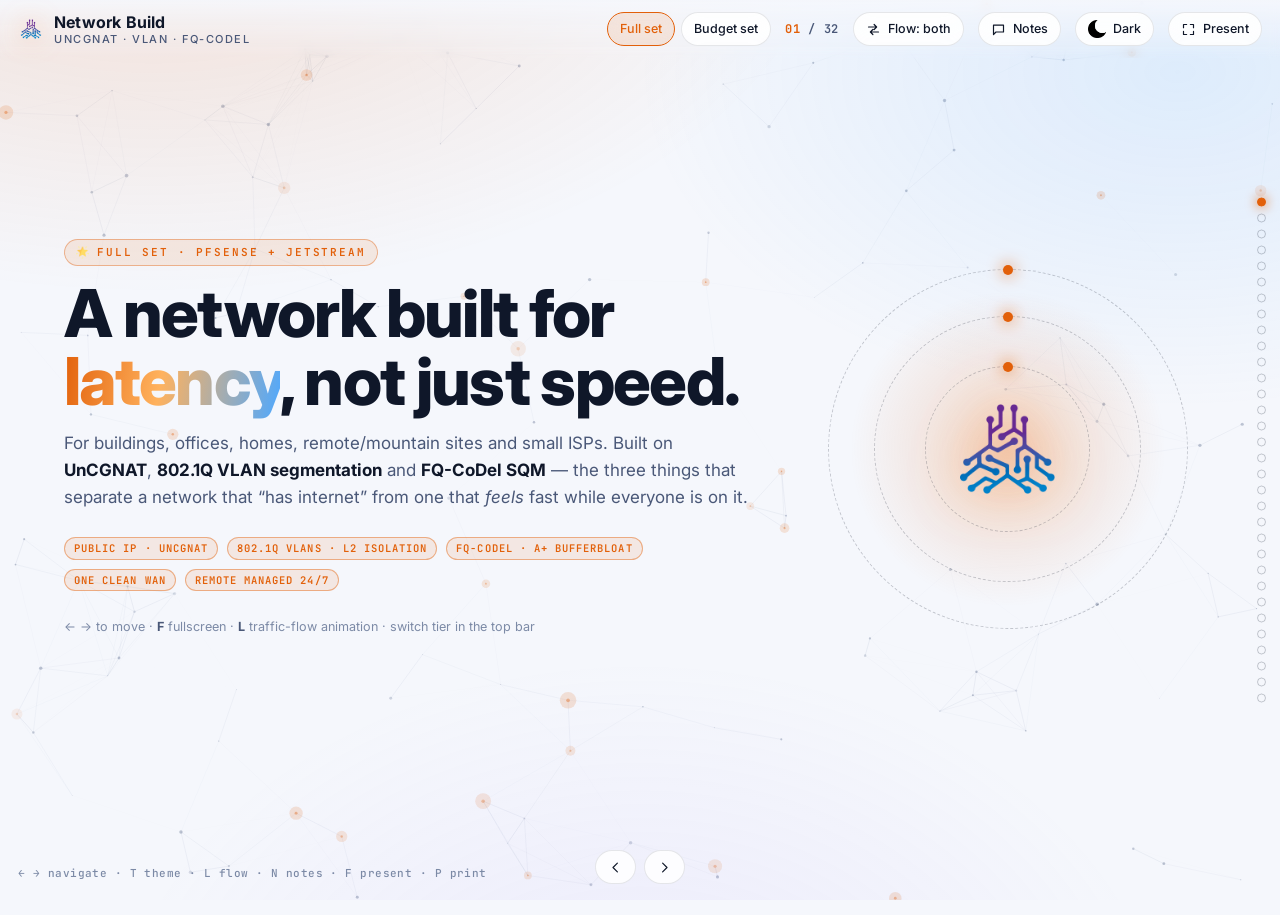
<file: index.html>
<!DOCTYPE html>
<html lang="en" data-theme="dark">
<head>
<meta charset="utf-8">
<meta name="viewport" content="width=device-width, initial-scale=1">
<title>Latency-First Network Build</title>
<meta name="description" content="Network design presentation for buildings, offices, homes, remote sites and small ISPs: UnCGNAT, 802.1Q VLAN segmentation, FQ-CoDel SQM, and why dual-WAN load balancing breaks things.">
<link rel="icon" href="assets/network-icon.png">
<link rel="preconnect" href="https://fonts.googleapis.com">
<link rel="preconnect" href="https://fonts.gstatic.com" crossorigin>
<link href="https://fonts.googleapis.com/css2?family=Inter:wght@300;400;500;600;700;800&family=JetBrains+Mono:wght@400;600&display=swap" rel="stylesheet">
<link rel="stylesheet" href="deck.css?v=4">
</head>
<body>

<canvas id="stars"></canvas>
<div class="bg-wash"></div>
<div class="progress" id="prog"></div>

<header class="topbar">
  <div class="brand">
    <img src="assets/network-icon.png" alt="">
    <div>Network Build<small>UnCGNAT · VLAN · FQ-CoDel</small></div>
  </div>
  <div class="spacer"></div>
  <div class="deckswitch" title="Switch between the two hardware tiers">
    <button class="btn" data-deckbtn="full">Full set</button>
    <button class="btn" data-deckbtn="budget">Budget set</button>
  </div>
  <span class="counter" id="counter"><b>01</b> / 28</span>
  <button class="btn" id="flowBtn" title="Cycle traffic-flow animation (L)">
    <svg viewBox="0 0 24 24"><path d="M4 8h13M13 4l4 4-4 4M20 16H7M11 12l-4 4 4 4"/></svg><span id="flowLabel">Flow: both</span>
  </button>
  <button class="btn" id="notesBtn" title="Toggle speaker notes (N)">
    <svg viewBox="0 0 24 24"><path d="M4 5h16v11H8l-4 4z"/></svg><span>Notes</span>
  </button>
  <button class="btn" id="themeBtn" title="Toggle light / dark (T)">
    <img class="icn tint" id="themeIcon" src="assets/sun.png" alt=""><span id="themeLabel">Light</span>
  </button>
  <button class="btn" id="fsBtn" title="Fullscreen (F)">
    <svg viewBox="0 0 24 24"><path d="M4 9V4h5M20 9V4h-5M4 15v5h5M20 15v5h-5"/></svg><span>Present</span>
  </button>
</header>

<nav class="rail" id="rail"></nav>

<div class="navarrows">
  <button class="btn" id="prevBtn"><svg viewBox="0 0 24 24"><path d="M15 5l-7 7 7 7"/></svg></button>
  <button class="btn" id="nextBtn"><svg viewBox="0 0 24 24"><path d="M9 5l7 7-7 7"/></svg></button>
</div>
<div class="hint">← → navigate · T theme · L flow · N notes · F present · P print</div>

<main class="deck" id="deck">

<!-- ═══════════ COVER — FULL SET ═══════════ -->
<section class="slide" data-deck="full" data-title="Cover">
  <div class="wrap" style="display:grid;grid-template-columns:1.25fr .75fr;gap:40px;align-items:center;min-height:calc(100vh - 150px)">
    <div>
      <span class="eyebrow"><img class="icn tint" style="width:13px;height:13px" src="assets/star.png" alt="">Full Set · pfSense + JetStream</span>
      <h1>A network built for <span class="grad">latency</span>, not just speed.</h1>
      <p class="sub">For buildings, offices, homes, remote/mountain sites and small ISPs. Built on <b style="color:var(--text)">UnCGNAT</b>, <b style="color:var(--text)">802.1Q VLAN segmentation</b> and <b style="color:var(--text)">FQ-CoDel SQM</b> — the three things that separate a network that “has internet” from one that <i>feels</i> fast while everyone is on it.</p>
      <div class="cover-badges">
        <span class="pill acc">Public IP · UnCGNAT</span>
        <span class="pill acc">802.1Q VLANs · L2 isolation</span>
        <span class="pill acc">FQ-CoDel · A+ bufferbloat</span>
        <span class="pill acc">One clean WAN</span>
        <span class="pill acc">Remote managed 24/7</span>
      </div>
      <p class="sub" style="margin-top:26px;font-size:12.6px;color:var(--dim)">← → to move · <b style="color:var(--muted)">F</b> fullscreen · <b style="color:var(--muted)">L</b> traffic-flow animation · switch tier in the top bar</p>
    </div>
    <div class="cover-art">
      <div class="orbit">
        <div class="ring"><div class="dot"></div></div>
        <div class="ring"><div class="dot"></div></div>
        <div class="ring"><div class="dot"></div></div>
        <img class="core" src="assets/network-icon.png" alt="">
      </div>
    </div>
  </div>
</section>

<!-- ═══════════ COVER — BUDGET SET ═══════════ -->
<section class="slide" data-deck="budget" data-title="Cover">
  <div class="wrap" style="display:grid;grid-template-columns:1.25fr .75fr;gap:40px;align-items:center;min-height:calc(100vh - 150px)">
    <div>
      <span class="eyebrow"><img class="icn tint" style="width:13px;height:13px" src="assets/star.png" alt="">Budget Set · One-box build</span>
      <h1>The same architecture for <span class="grad">₱5,000</span>.</h1>
      <p class="sub">No rack, no managed switch. One <b style="color:var(--text)">GL-AX1800</b> doing <b style="color:var(--text)">UnCGNAT</b>, <b style="color:var(--text)">VLAN segmentation</b>, <b style="color:var(--text)">STP</b> and <b style="color:var(--text)">FQ-CoDel SQM</b> — remotely managed through GoodCloud. Running live today, not a proposal.</p>
      <div class="cover-badges">
        <span class="pill acc">₱5,000 total</span>
        <span class="pill acc">4 VLANs on 4 ports</span>
        <span class="pill acc">FQ-CoDel SQM</span>
        <span class="pill acc">STP enabled</span>
        <span class="pill acc">GoodCloud remote</span>
      </div>
      <p class="sub" style="margin-top:26px;font-size:12.6px;color:var(--dim)">← → to move · <b style="color:var(--muted)">F</b> fullscreen · <b style="color:var(--muted)">L</b> traffic-flow animation · switch tier in the top bar</p>
    </div>
    <div class="cover-art">
      <div class="orbit">
        <div class="ring"><div class="dot"></div></div>
        <div class="ring"><div class="dot"></div></div>
        <div class="ring"><div class="dot"></div></div>
        <img class="core" src="assets/network-icon.png" alt="">
      </div>
    </div>
  </div>
</section>

<!-- ═══════════ AGENDA ═══════════ -->
<section class="slide" data-title="Agenda">
  <div class="wrap">
    <span class="eyebrow">Agenda</span>
    <h2>What we will walk through</h2>
    <p class="sub">Every section answers one question: <i>what does this component do, and what breaks the day it is missing?</i></p>
    <div class="grid g3">
      <div class="card"><div class="cardhead"><img class="icn mono" src="assets/layer-up.png" alt=""><h3>01 · The Build</h3></div>
        <ul class="clean"><li>Where this applies</li><li>Hardware roles and prices</li><li>Live topologies + IP plans</li></ul></div>
      <div class="card"><div class="cardhead"><img class="icn mono" src="assets/encrypted.png" alt=""><h3>02 · UnCGNAT</h3></div>
        <ul class="clean"><li>What CGNAT actually is</li><li>With vs without — side by side</li><li>What stops working under it</li></ul></div>
      <div class="card"><div class="cardhead"><img class="icn mono" src="assets/defence.png" alt=""><h3>03 · VLAN</h3></div>
        <ul class="clean"><li>Managed switch vs flat network</li><li>Broadcast domains &amp; isolation</li><li>Loop protection with STP</li></ul></div>
      <div class="card"><div class="cardhead"><img class="icn mono" src="assets/stopwatch.png" alt=""><h3>04 · FQ-CoDel</h3></div>
        <ul class="clean"><li>Bufferbloat, explained simply</li><li><b>Live traffic simulator</b></li><li>Where the queue forms</li></ul></div>
      <div class="card"><div class="cardhead"><img class="icn mono" src="assets/warning.png" alt=""><h3>05 · Dual WAN</h3></div>
        <ul class="clean"><li><b>Why 2 ISPs made things worse</b></li><li>The speed-test illusion</li><li>What to do instead</li></ul></div>
      <div class="card"><div class="cardhead"><img class="icn mono" src="assets/crown.png" alt=""><h3>06 · Money &amp; Value</h3></div>
        <ul class="clean"><li>PHP cost of each tier</li><li>Which tier fits which site</li><li>How to verify every claim</li></ul></div>
    </div>
  </div>
</section>

<!-- ═══════════ WHERE THIS APPLIES ═══════════ -->
<section class="slide" data-title="Where this applies">
  <div class="wrap">
    <span class="eyebrow">Scope</span>
    <h2>Where this design applies</h2>
    <p class="sub">The pillars are not a piso Wi-Fi trick. They are what any network needs once more than one person depends on it.</p>
    <div class="grid g4">
      <div class="card"><div class="cardhead"><img class="icn mono" src="assets/layer-up.png" alt=""><h3>Office / building</h3></div>
        <ul class="clean"><li>Tenants and departments on separate VLANs</li><li>Guest Wi-Fi that cannot see the office LAN</li><li>POS, CCTV and VoIP protected from downloads</li><li>Remote access to the NVR without a relay cloud</li></ul></div>
      <div class="card"><div class="cardhead"><img class="icn mono" src="assets/lightning.png" alt=""><h3>Home / family</h3></div>
        <ul class="clean"><li>Work calls survive someone else’s download</li><li>Gaming ping stays flat at peak hours</li><li>Smart devices on their own segment</li><li>Open NAT for consoles and party chat</li></ul></div>
      <div class="card"><div class="cardhead"><img class="icn mono" src="assets/defence.png" alt=""><h3>Remote / mountain ops</h3></div>
        <ul class="clean"><li>Long point-to-point wireless links</li><li>Site visits are expensive — remote management is the whole point</li><li>UnCGNAT is what makes a remote console possible</li><li>One VLAN down beats the whole site down</li></ul></div>
      <div class="card"><div class="cardhead"><img class="icn mono" src="assets/badge.png" alt=""><h3>Small ISP / piso Wi-Fi</h3></div>
        <ul class="clean"><li>Per-group isolation, policy and accounting</li><li>Fair sharing so one downloader can’t starve the rest</li><li>Vendo dashboards reachable remotely</li><li>Fewer refunds and lag complaints</li></ul></div>
    </div>
    <div class="note"><b>Two live reference sites</b> back this deck — Site 1 and Site 2, both in production today. The hardware differs between them; the architecture does not.</div>
  </div>
</section>

<!-- ═══════════ HARDWARE + PRICE (FULL) ═══════════ -->
<section class="slide" data-deck="full" data-title="Hardware &amp; price">
  <div class="wrap">
    <span class="eyebrow">The Build</span>
    <h2>What each box is for</h2>
    <p class="sub">Every device has exactly one job. That is the whole design philosophy — no single unit doing routing, switching, shaping and Wi-Fi badly at the same time.</p>
    <div class="card" style="padding:6px 10px">
      <table>
        <thead><tr><th>Layer</th><th>Device</th><th>Role in this network</th><th class="num">Price (PHP)</th></tr></thead>
        <tbody>
          <tr><td><b>Service</b></td><td>PLDT Fibr — Plan 1899</td><td>600 Mbps fiber, UnCGNAT requested + bridge mode</td><td class="num"><span class="price mo">₱1,899 / mo</span></td></tr>
          <tr><td><b>Edge router</b></td><td>pfSense box</td><td>NAT, firewall, DHCP, inter-VLAN routing, <b>FQ-CoDel SQM</b></td><td class="num"><span class="price">₱10,000</span></td></tr>
          <tr><td><b>Core switch</b></td><td>TP-Link JetStream <b>T1500G-10PS</b> (TL-SG2210P)</td><td>8× gigabit + 2× SFP · 802.1Q tagging, per-port VLAN, STP, 802.3af PoE</td><td class="num"><span class="price">₱11,000</span></td></tr>
          <tr><td><b>Wi-Fi</b></td><td>Separate access point</td><td>pfSense has no radio of its own — and bridge mode switches the PLDT box’s Wi-Fi off</td><td class="num" style="color:var(--dim)">not costed — varies</td></tr>
          <tr><td><b>Backhaul</b></td><td>Wireless P2P bridge — AP + Station</td><td>Carries one VLAN across a span with no cable path</td><td class="num" style="color:var(--dim)">not costed — varies</td></tr>
          <tr><td><b>Endpoints</b></td><td>Client devices, APs, vendos, CCTV</td><td>Whatever the site actually runs</td><td class="num" style="color:var(--dim)">not costed — varies</td></tr>
        </tbody>
      </table>
    </div>
    <div class="note"><b>PoE — Power over Ethernet — and the catch.</b> PoE means one Ethernet cable carries both the data <i>and</i> the power, so a camera or access point needs no separate adapter at the far end. The T1500G-10PS supplies <b>802.3af PoE on all 8 ports, 61 W total</b>. It does <i>not</i> power the LiteBeam AC Gen2 radios: those use <b>24 V passive PoE</b>, not 802.3af, so they keep their own injectors. Worth knowing before anyone plans a build around it.</div>
    <div class="note"><b>Only the brain is priced.</b> Wireless bridges, access points, client gear, cabling, masts, PoE and labour are site-specific — the reference sites happen to use Ubiquiti LiteBeam AC Gen2 for the P2P hops, but any AP/Station pair works. What this deck costs is the <i>architecture</i>: the routing and switching tier that makes UnCGNAT, VLANs and FQ-CoDel possible at all.</div>
    <div class="speaker"><b>Speaker note</b>Don’t defend the prices yet. Just plant them. The cost slides near the end compare ₱5,000 against ₱21,000, and the answer is “it depends on the site”, not “buy the expensive one”.</div>
  </div>
</section>

<!-- ═══════════ HARDWARE + PRICE (BUDGET) ═══════════ -->
<section class="slide" data-deck="budget" data-title="Hardware &amp; price">
  <div class="wrap">
    <span class="eyebrow">The Build</span>
    <h2>What each box is for</h2>
    <p class="sub">One box does the routing, the VLAN switching, the shaping <i>and</i> the Wi-Fi — deliberately, because at this size a second chassis buys headroom nobody at the site will use.</p>
    <div class="card" style="padding:6px 10px">
      <table>
        <thead><tr><th>Layer</th><th>Device</th><th>Role in this network</th><th class="num">Price (PHP)</th></tr></thead>
        <tbody>
          <tr><td><b>Service</b></td><td>PLDT Fibr — Plan 1899</td><td>600 Mbps fiber, UnCGNAT done — CPE stays in router mode (owner’s call)</td><td class="num"><span class="price mo">₱1,899 / mo</span></td></tr>
          <tr><td><b>All-in-one</b></td><td>GL.iNet <b>GL-AX1800</b></td><td>Router + VLAN switch + SQM + STP + <b>its own dual-band Wi-Fi</b>, one box</td><td class="num"><span class="price">₱5,000</span></td></tr>
          <tr><td><b>Backhaul</b></td><td>Wireless P2P bridge — AP + Station</td><td>Carries one VLAN across a span with no cable path</td><td class="num" style="color:var(--dim)">not costed — varies</td></tr>
          <tr><td><b>Endpoints</b></td><td>Client devices, APs, vendos, CCTV</td><td>Whatever the site actually runs</td><td class="num" style="color:var(--dim)">not costed — varies</td></tr>
        </tbody>
      </table>
    </div>
    <div class="note"><b>Why the built-in Wi-Fi matters.</b> Bridge mode turns the PLDT box into a plain modem — its own Wi-Fi has to be switched off, and the single public IP lands on your router instead. A router with no radio therefore leaves the site with no wireless until you buy an access point. The GL-AX1800 already has one, so the site keeps Wi-Fi on day one and the box can be administered over that Wi-Fi.</div>
    <div class="note"><b>Only the brain is priced.</b> Wireless bridges, client gear, cabling, masts, PoE and labour are site-specific — the reference sites happen to use Ubiquiti LiteBeam AC Gen2 for the P2P hops, but any AP/Station pair works. What this deck costs is the <i>architecture</i>: the routing and switching tier that makes UnCGNAT, VLANs and FQ-CoDel possible at all.</div>
    <div class="speaker"><b>Speaker note</b>Don’t defend the price yet. Just plant it. The cost slides near the end put ₱5,000 next to ₱21,000, and the honest answer is “it depends on the site”.</div>
  </div>
</section>

<!-- ═══════════ SITE 1 TOPOLOGY (FULL) ═══════════ -->
<section class="slide" data-deck="full" data-title="Site 1 — topology">
  <div class="wrap">
    <span class="eyebrow">Site 1 · Full Set</span>
    <h2>Production topology — pfSense + JetStream</h2>
    <p class="sub">Fiber → UnCGNAT bridge → pfSense → JetStream managed switch → five tagged VLANs → five independent point-to-point links.</p>
    <div class="card"><div class="diagram" data-diagram="siteA"></div>
      <div class="flowkey">
        <span class="dn"><i></i>Downlink — ISP → client (traffic coming down)</span>
        <span class="up"><i></i>Uplink — client → ISP (requests going up)</span>
        <span style="color:var(--dim)">Press <b>L</b> to show down only / up only / off</span>
      </div>
    </div>
    <div class="grid g4" style="margin-top:14px">
      <div class="card tight"><div class="kpi acc">1</div><div class="lbl">Public IP · no CGNAT</div></div>
      <div class="card tight"><div class="kpi acc">5</div><div class="lbl">Isolated VLANs</div></div>
      <div class="card tight"><div class="kpi acc">5</div><div class="lbl">P2P wireless links</div></div>
      <div class="card tight"><div class="kpi good">1</div><div class="lbl">Shaped queue (FQ-CoDel)</div></div>
    </div>
    <div class="note"><b>The switch:</b> TP-Link JetStream <b>T1500G-10PS</b> (TL-SG2210P) — 8 gigabit ports plus 2 SFP slots. Six ports are in use: one trunk from pfSense and five VLANs out. Two copper ports and both fibre slots are spare, which is what “room to grow” means in practice.</div>
    <div class="note"><b>One cable, five networks.</b> pfSense connects to the JetStream with a single <i>tagged trunk</i> — every VLAN rides that one cable, labelled. The switch strips the label and drops each VLAN onto its own port. pfSense is the gateway for all five and is the only thing allowed to route between them.</div>
    <div class="speaker"><b>Speaker note</b>Walk it top-down and stop at pfSense: “everything above this line is the ISP’s problem, everything below is under my control — and that control is the product.” Then point at the moving dashes: blue is what comes down, orange is what goes up.</div>
  </div>
</section>

<!-- ═══════════ SITE 1 IP PLAN (FULL) ═══════════ -->
<section class="slide" data-deck="full" data-title="Site 1 — IP plan">
  <div class="wrap">
    <span class="eyebrow">Site 1 · Addressing</span>
    <h2>IP addressing plan</h2>
    <p class="sub"><b style="color:var(--text)">The VLAN ID is the third octet.</b> VLAN 20 lives on 192.168.20.0/24, VLAN 30 on 192.168.30.0/24, and so on — read the address, know the segment. 154 DHCP leases per group, gateway always <code>.1</code>, <code>.2–.99</code> held back for anything that must keep its address.</p>
    <div class="card" style="padding:6px 10px">
      <table>
        <thead><tr><th>Switch port</th><th>VLAN</th><th>Gateway</th><th>DHCP pool</th><th>Static reserve</th><th>Serves</th></tr></thead>
        <tbody>
          <tr><td><b>Port 1</b></td><td><span class="tag">VLAN 110</span></td><td><span class="ip">192.168.110.1</span></td><td class="mono">.100 – .254</td><td class="mono">.2 – .99</td><td>P2P link 1 → group A</td></tr>
          <tr><td><b>Port 2</b></td><td><span class="tag">VLAN 20</span></td><td><span class="ip">192.168.20.1</span></td><td class="mono">.100 – .254</td><td class="mono">.2 – .99</td><td>P2P link 2 → group B</td></tr>
          <tr><td><b>Port 3</b></td><td><span class="tag">VLAN 30</span></td><td><span class="ip">192.168.30.1</span></td><td class="mono">.100 – .254</td><td class="mono">.2 – .99</td><td>P2P link 3 → group C</td></tr>
          <tr><td><b>Port 4</b></td><td><span class="tag">VLAN 40</span></td><td><span class="ip">192.168.40.1</span></td><td class="mono">.100 – .254</td><td class="mono">.2 – .99</td><td>P2P link 4 → group D</td></tr>
          <tr><td><b>Port 5</b></td><td><span class="tag">VLAN 50</span></td><td><span class="ip">192.168.50.1</span></td><td class="mono">.100 – .254</td><td class="mono">.2 – .99</td><td>P2P link 5 → 34-port fan-out</td></tr>
          <tr><td><b>Uplink</b></td><td><span class="tag">Mgmt / LAN</span></td><td><span class="ip">192.168.2.1</span></td><td class="mono">—</td><td class="mono">pfSense LAN</td><td>Router, switch mgmt, monitoring</td></tr>
        </tbody>
      </table>
    </div>
    <div class="grid g2" style="margin-top:14px">
      <div class="card"><div class="cardhead"><img class="icn mono" src="assets/warning.png" alt=""><h3>Why the plan skips 192.168.10.0/24</h3></div>
        <p class="sub" style="font-size:13.2px;margin:0 0 8px">The <b>E314n Compass antennas</b> ship with <span class="ip">192.168.10.1</span> as their factory gateway, and there are <b>200+ of them</b> deployed on the vendo AP masts.</p>
        <ul class="clean warn">
          <li>Any segment numbered <span class="ip">192.168.10.x</span> would collide the moment a unit is swapped in, reset, or arrives new from the box</li>
          <li>That collision is silent and intermittent — the worst kind to trace at night</li>
          <li>So <span class="tag">VLAN 110</span> → <span class="ip">192.168.110.0/24</span> takes the first slot instead</li>
          <li>Everything else lines up on its own ID: 20, 30, 40, 50</li>
        </ul>
        <div class="note" style="margin-top:10px"><b>Rule worth stealing:</b> before you number a subnet, check the default gateway of the device you deploy most. Reserve that /24 and never use it.</div>
      </div>
      <div class="card"><div class="cardhead"><img class="icn mono" src="assets/padlock.png" alt=""><h3>What gets a static address — <span class="mono">.2 – .99</span></h3></div>
        <p class="sub" style="font-size:13.2px;margin:0 0 8px">Anything you port-forward to, monitor, bill, or need to find at 2 a.m. must not move when a lease expires.</p>
        <ul class="clean yes">
          <li><b>LiteBeam AC Gen2 radios</b> — both ends of every P2P link</li>
          <li><b>Unmanaged edge switches</b> and other infrastructure at the far end</li>
          <li><b>High-revenue piso Wi-Fi vendos</b> — the units worth checking on directly</li>
          <li><b>PISONET café PCs</b> — e.g. AP → Station → unmanaged switch on <span class="ip">192.168.20.0/24</span>, every machine statically addressed</li>
        </ul>
        <div class="note good" style="margin-top:10px"><b>Everything else</b> takes DHCP from <span class="mono">.100–.254</span>. Phones, laptops, walk-in clients — devices that come and go and never need to be reached from outside.</div>
      </div>
    </div>
  </div>
</section>

<!-- ═══════════ SITE 2 TOPOLOGY ═══════════ -->
<section class="slide" data-title="Site 2 — topology">
  <div class="wrap">
    <span class="eyebrow">Site 2 · Budget Set</span>
    <h2>Same chain, one box</h2>
    <p class="sub">ISP → GL-AX1800 → wireless AP → Station → clients. A completely separate site with <b>its own PLDT line</b>, far from Site 1. Identical architecture; the GL-AX1800 simply does the routing <i>and</i> the VLAN switching in one ₱5,000 unit.</p>
    <div class="card"><div class="diagram" data-diagram="siteB"></div>
      <div class="flowkey">
        <span class="dn"><i></i>Downlink — ISP → client</span>
        <span class="up"><i></i>Uplink — client → ISP</span>
        <span style="color:var(--dim)">Press <b>L</b> to cycle</span>
      </div>
    </div>
    <div class="grid g4" style="margin-top:14px">
      <div class="card tight"><div class="kpi acc">1</div><div class="lbl">Public IP · no CGNAT</div></div>
      <div class="card tight"><div class="kpi acc">4</div><div class="lbl">Isolated VLANs</div></div>
      <div class="card tight"><div class="kpi good">STP</div><div class="lbl">Loop protection on</div></div>
      <div class="card tight"><div class="kpi acc">₱5,000</div><div class="lbl">Whole routing + switching tier</div></div>
    </div>
    <div class="note good"><b>Field result:</b> this site runs clean with no managed switch. It is the template for smaller deployments — homes, single offices, and remote sites where a rack is not realistic.</div>
  </div>
</section>

<!-- ═══════════ SITE 2 PORT MAP ═══════════ -->
<section class="slide" data-title="Site 2 — ports">
  <div class="wrap">
    <span class="eyebrow">Site 2 · Addressing</span>
    <h2>GL-AX1800 port &amp; VLAN map</h2>
    <div class="split">
      <div class="card" style="padding:6px 10px">
        <table>
          <thead><tr><th>Port</th><th>VLAN</th><th>Gateway</th><th>DHCP</th><th>Serves</th></tr></thead>
          <tbody>
            <tr><td><b>WAN</b></td><td><span class="tag">SQM</span></td><td colspan="3">FQ-CoDel · UnCGNAT done · CPE in router mode</td></tr>
            <tr><td><b>Port 1</b></td><td><span class="tag">VLAN 1</span></td><td><span class="ip">192.168.8.1</span></td><td class="mono">Admin</td><td>Admin + monitoring</td></tr>
            <tr><td><b>Port 2</b></td><td><span class="tag">VLAN 20</span></td><td><span class="ip">192.168.20.1</span></td><td class="mono">.100 – .253</td><td>P2P link → group A</td></tr>
            <tr><td><b>Port 3</b></td><td><span class="tag">VLAN 30</span></td><td><span class="ip">192.168.30.1</span></td><td class="mono">.100 – .253</td><td>P2P link → group B</td></tr>
            <tr><td><b>Port 4</b></td><td><span class="tag">VLAN 40</span></td><td><span class="ip">192.168.40.1</span></td><td class="mono">.100 – .253</td><td>P2P link → group C</td></tr>
            <tr><td><b>STP</b></td><td colspan="4"><span class="pill good">Enabled</span> — loop protection on every port</td></tr>
          </tbody>
        </table>
      </div>
      <div>
        <div class="card"><div class="cardhead"><img class="icn mono" src="assets/gear.png" alt=""><h3>Open items</h3></div>
          <ul class="clean warn">
            <li><b>CPE left in router mode — settled</b> — bridging is the property owner’s call and they decline it, so one extra NAT hop stays. UnCGNAT still delivers the public IP, and the site runs clean at <b>4,549 connections</b> with load average <b>0.27</b></li>
            <li><b>VLAN 1 → VLAN 110 migration</b> — moving admin off the default VLAN to <span class="ip">192.168.110.1</span> (.100–.253). Every unconfigured device lands on VLAN 1 by default; management should not live there</li>
            <li><b>Same numbering rule as Site 1</b> — VLAN ID is the third octet, and <span class="ip">192.168.10.0/24</span> is left free at both sites for the E314n antennas' factory gateway</li>
          </ul>
        </div>
        <div class="card" style="margin-top:14px"><div class="cardhead"><img class="icn mono" src="assets/warning.png" alt=""><h3>One honest limitation</h3></div>
          <p class="sub" style="font-size:13.2px;margin:0">Software SQM costs CPU. This box shapes comfortably in the low hundreds of Mbps; on a 600 Mbps plan it becomes the ceiling before the fiber does. That is a fair trade at ₱5,000 — 250 Mbps with an A-grade ping beats 600 Mbps that stutters. If a site must deliver the full plan speed <i>with</i> shaping, that is the pfSense tier.</p>
        </div>
      </div>
    </div>
  </div>
</section>

<!-- ═══════════ SCALE ═══════════ -->
<section class="slide" data-title="Scale">
  <div class="wrap">
    <span class="eyebrow">Reference sites</span>
    <h2>What this actually runs</h2>
    <p class="sub">Two production sites, one fiber line each, no load balancing. These are the numbers behind every claim in this deck.</p>
    <div class="grid g4">
      <div class="card tight"><div class="kpi acc">200+</div><div class="lbl">Devices visible in Omada · Site 1</div></div>
      <div class="card tight"><div class="kpi acc">70+</div><div class="lbl">Piso Wi-Fi vendos · Site 1</div></div>
      <div class="card tight"><div class="kpi acc">150</div><div class="lbl">Devices on one GL-AX1800 · Site 2</div></div>
      <div class="card tight"><div class="kpi acc">8 km</div><div class="lbl">Longest point-to-point link</div></div>
    </div>
    <div class="grid g3" style="margin-top:14px">
      <div class="card"><div class="cardhead"><img class="icn mono" src="assets/layer-up.png" alt=""><h3>Site 1 · Full set</h3></div>
        <ul class="clean">
          <li><b>70+</b> piso Wi-Fi vendos</li>
          <li><b>50+</b> subscriber connections</li>
          <li><b>200+</b> devices in the Omada client list</li>
          <li><b>~10 APs / 14 stations</b> across the point-to-point links</li>
          <li>One 34-port unmanaged switch fanning out VLAN 50</li>
          <li><b>171 clients on the switch, measured off-peak</b> — VLAN 50: <b>68</b> · VLAN 10: <b>41</b> · VLAN 30: <b>31</b> · VLAN 20: <b>20</b> · VLAN 40: <b>10</b>, all wired</li>
        </ul></div>
      <div class="card"><div class="cardhead"><img class="icn mono" src="assets/lightning.png" alt=""><h3>Site 2 · Budget set</h3></div>
        <ul class="clean">
          <li><b>8</b> piso Wi-Fi vendos</li>
          <li><b>30+</b> subscriber connections</li>
          <li><b>150</b> devices on a single ₱5,000 router</li>
          <li>Its own PLDT line — an entirely separate site, far from Site 1</li>
          <li>Running clean with no managed switch</li>
          <li><b>4,549 active connections of 14,336</b> — read off the box itself: <b>2,702</b> on VLAN 20, <b>945</b> on VLAN 40, <b>436</b> on VLAN 30, at load average <b>0.27</b></li>
        </ul></div>
      <div class="card"><div class="cardhead"><img class="icn mono" src="assets/info.png" alt=""><h3>The real total is higher</h3></div>
        <p class="sub" style="font-size:13.2px;margin:0 0 8px">That 200+ counts only what the controller can see. It does not include:</p>
        <ul class="clean">
          <li>Phones and laptops connected <i>through</i> each vendo</li>
          <li>Devices behind a subscriber’s own router</li>
          <li>Sub-networks like <span class="ip">192.168.20.x</span>, where a router feeds a point-to-multipoint AP serving four more stations</li>
        </ul>
        <div class="note" style="margin-top:10px">Every one of those users shares the same shaped queue — which is exactly why FQ-CoDel is doing the work it is.</div>
      </div>
    </div>
    <div class="grid g2" style="margin-top:14px">
      <div class="card artcard">
        <img src="assets/art/tower.png" alt="Guyed steel mast with welded ladder rungs and point-to-point antennas at the top">
        <div>
          <h3>The mast</h3>
          <p class="sub" style="font-size:13.2px;margin:0 0 8px">A single steel pole with rungs welded up the side, held by four levels of guy wires anchored in four directions. Somebody climbs it to mount and align the point-to-point radios at the top.</p>
          <p class="sub" style="font-size:13.2px;margin:0">This is what carries the <b style="color:var(--accent)">8 km link</b> — and why a site visit is a real cost, and remote management is worth paying for.</p>
        </div>
      </div>
      <div class="card artcard">
        <img src="assets/art/pisowifi-hero.png" alt="Coin-operated Piso Wi-Fi vending machine">
        <div>
          <h3>The revenue unit</h3>
          <p class="sub" style="font-size:13.2px;margin:0 0 8px">Insert a coin, connect, browse. <b>70+</b> of these at Site 1 and <b>8</b> at Site 2, each one an endpoint at the far side of a wireless hop.</p>
          <p class="sub" style="font-size:13.2px;margin:0">Every pillar in this deck exists so that the person standing in front of one of these gets a connection that works at 8 pm.</p>
        </div>
      </div>
    </div>
    <div class="speaker"><b>Speaker note</b>Land the 8 km link and the 150 devices on one ₱5,000 box. Those two numbers do more convincing than any diagram in the deck. The mast picture is worth pausing on — it makes “site visit” mean something concrete.</div>
  </div>
</section>

<!-- ═══════════ RACK BUILD · full ═══════════ -->
<section class="slide rackslide" data-deck="full" data-core="pfsense" data-title="How it goes together">
  <div class="wrap">
    <span class="eyebrow">Site 1 · Assembly</span>
    <h2>How the stack goes together</h2>
    <p class="sub">Each device is wired, powered and brought online before the next one joins. Traffic only starts flowing on a segment once that segment is finished — which is exactly how you commission a site.</p>

    <div class="rackswitch">
      <button class="btn on" data-anim="0">Animation 1 · Wireless P2P build</button>
      <button class="btn" data-anim="1">Animation 2 · Home / Office / Business</button>
    </div>

    <div class="card rackpanel on">
      <div class="rackwrap" data-rack></div>
      <div class="legend" style="margin-top:12px">
        <span><i style="background:#4EA8FF"></i>WAN</span>
        <span><i style="background:#A78BFA"></i>VLAN 10 / 110</span>
        <span><i style="background:#34D399"></i>VLAN 20</span>
        <span><i style="background:#FBBF24"></i>VLAN 30</span>
        <span><i style="background:#F472B6"></i>VLAN 40</span>
        <span><i style="background:#FF7A18"></i>Power</span>
        <span style="color:var(--dim)">a segment only carries traffic once its cable is finished</span>
        <div class="spacer"></div>
        <button class="btn" data-replay style="height:28px">
          <svg viewBox="0 0 24 24"><path d="M6 4l14 8-14 8z"/></svg><span data-replay-label>Replay</span>
        </button>
      </div>
    </div>

    <div class="card rackpanel">
      <div class="scenrow">
        <span class="lbl" style="margin:0">Same box, four VLANs, indoors</span>
        <div class="spacer"></div>
        <button class="btn on" data-scen="home">Home</button>
        <button class="btn" data-scen="office">Office</button>
        <button class="btn" data-scen="business">Business</button>
      </div>
      <p class="sub" data-blurb style="font-size:13.4px;margin:10px 0 4px"></p>
      <div class="rackwrap" data-rack></div>
      <div class="legend" style="margin-top:12px">
        <span><i style="background:#4EA8FF"></i>WAN</span>
        <span><i style="background:#A78BFA"></i>VLAN 10 / 110</span>
        <span><i style="background:#34D399"></i>VLAN 20</span>
        <span><i style="background:#FBBF24"></i>VLAN 30</span>
        <span><i style="background:#F472B6"></i>VLAN 40</span>
        <span><i style="background:#FF7A18"></i>Power</span>
        <span style="color:var(--dim)">a segment only carries traffic once its cable is finished</span>
        <div class="spacer"></div>
        <button class="btn" data-replay style="height:28px">
          <svg viewBox="0 0 24 24"><path d="M6 4l14 8-14 8z"/></svg><span data-replay-label>Replay</span>
        </button>
      </div>
    </div>

    <div class="grid g4" style="margin-top:14px">
      <div class="card tight"><div class="kpi acc">1</div><div class="lbl">Modem → pfSense · one NAT boundary</div></div>
      <div class="card tight"><div class="kpi acc">3</div><div class="lbl">PoE injectors → radios on the mast</div></div>
      <div class="card tight"><div class="kpi acc">1</div><div class="lbl">Edge switch → one more client hop</div></div>
      <div class="card tight"><div class="kpi good">2</div><div class="lbl">UPS · the stack rides through a cut</div></div></div>
    <div class="note"><b>Why the PoE injectors are separate boxes:</b> the LiteBeam AC Gen2 runs on 24 V passive PoE, which 802.3af switch ports cannot supply. Each radio keeps its own injector — and each one is a part that can fail, which is why they are drawn rather than hidden.</div>
    <div class="speaker"><b>Speaker note</b>Run Animation 1 without talking, then switch to Animation 2 and click through Home, Office, Business. The point that lands: it is the same three pillars every time — only the labels on the four ports change.</div>
  </div>
</section>

<!-- ═══════════ RACK BUILD · budget ═══════════ -->
<section class="slide rackslide" data-deck="budget" data-core="router" data-title="How it goes together">
  <div class="wrap">
    <span class="eyebrow">Site 2 · Assembly</span>
    <h2>How the one-box stack goes together</h2>
    <p class="sub">No rack, no managed switch. The GL-AX1800 does the routing and the VLAN switching itself, then hands each VLAN to its own radio. Traffic only flows on a segment once that segment is finished.</p>

    <div class="rackswitch">
      <button class="btn on" data-anim="0">Animation 1 · Wireless P2P build</button>
      <button class="btn" data-anim="1">Animation 2 · Home / Office / Business</button>
    </div>

    <div class="card rackpanel on">
      <div class="rackwrap" data-rack></div>
      <div class="legend" style="margin-top:12px">
        <span><i style="background:#4EA8FF"></i>WAN</span>
        <span><i style="background:#A78BFA"></i>VLAN 10 / 110</span>
        <span><i style="background:#34D399"></i>VLAN 20</span>
        <span><i style="background:#FBBF24"></i>VLAN 30</span>
        <span><i style="background:#F472B6"></i>VLAN 40</span>
        <span><i style="background:#FF7A18"></i>Power</span>
        <span style="color:var(--dim)">a segment only carries traffic once its cable is finished</span>
        <div class="spacer"></div>
        <button class="btn" data-replay style="height:28px">
          <svg viewBox="0 0 24 24"><path d="M6 4l14 8-14 8z"/></svg><span data-replay-label>Replay</span>
        </button>
      </div>
    </div>

    <div class="card rackpanel">
      <div class="scenrow">
        <span class="lbl" style="margin:0">Same box, four VLANs, indoors</span>
        <div class="spacer"></div>
        <button class="btn on" data-scen="home">Home</button>
        <button class="btn" data-scen="office">Office</button>
        <button class="btn" data-scen="business">Business</button>
      </div>
      <p class="sub" data-blurb style="font-size:13.4px;margin:10px 0 4px"></p>
      <div class="rackwrap" data-rack></div>
      <div class="legend" style="margin-top:12px">
        <span><i style="background:#4EA8FF"></i>WAN</span>
        <span><i style="background:#A78BFA"></i>VLAN 10 / 110</span>
        <span><i style="background:#34D399"></i>VLAN 20</span>
        <span><i style="background:#FBBF24"></i>VLAN 30</span>
        <span><i style="background:#F472B6"></i>VLAN 40</span>
        <span><i style="background:#FF7A18"></i>Power</span>
        <span style="color:var(--dim)">a segment only carries traffic once its cable is finished</span>
        <div class="spacer"></div>
        <button class="btn" data-replay style="height:28px">
          <svg viewBox="0 0 24 24"><path d="M6 4l14 8-14 8z"/></svg><span data-replay-label>Replay</span>
        </button>
      </div>
    </div>

    <div class="grid g4" style="margin-top:14px">
      <div class="card tight"><div class="kpi acc">1</div><div class="lbl">Modem → GL-AX1800 · one NAT boundary</div></div>
      <div class="card tight"><div class="kpi acc">3</div><div class="lbl">PoE injectors → radios on the mast</div></div>
      <div class="card tight"><div class="kpi acc">4</div><div class="lbl">VLANs from one ₱5,000 box</div></div>
      <div class="card tight"><div class="kpi good">1</div><div class="lbl">UPS · rides through a cut</div></div></div>
    <div class="note"><b>Same architecture, one box.</b> The GL-AX1800 is doing the routing, the VLAN tagging, the shaping and the firewall at once. Everything the full set does, up to the point where you outgrow four segments or need the whole plan speed with SQM on.</div>
    <div class="speaker"><b>Speaker note</b>Run Animation 1 without talking, then switch to Animation 2 and click through Home, Office, Business. The point that lands: it is the same three pillars every time — only the labels on the four ports change.</div>
  </div>
</section>

<!-- ═══════════ PILLARS ═══════════ -->
<section class="slide" data-title="The pillars">
  <div class="wrap">
    <span class="eyebrow">The Thesis</span>
    <h2>Four things doing the heavy lifting</h2>
    <p class="sub">Remove any one of them and the network still “works” — it just becomes the network everybody else has.</p>
    <div class="grid g4">
      <div class="card"><div class="cardhead"><img class="icn mono" src="assets/encrypted.png" alt=""><h3>UnCGNAT</h3></div>
        <p class="sub" style="font-size:13px;margin:0 0 10px">A real public IP instead of a shared carrier address.</p>
        <span class="pill good">Inbound works</span>
        <ul class="clean" style="margin-top:8px"><li>Port forwarding, DDNS, CCTV, VPN, remote console</li></ul></div>
      <div class="card"><div class="cardhead"><img class="icn mono" src="assets/defence.png" alt=""><h3>VLAN 802.1Q</h3></div>
        <p class="sub" style="font-size:13px;margin:0 0 10px">Separate Layer-2 worlds on one physical switch.</p>
        <span class="pill good">Blast radius = 1 group</span>
        <ul class="clean" style="margin-top:8px"><li>Storms, rogue DHCP and infections stay in their lane</li></ul></div>
      <div class="card"><div class="cardhead"><img class="icn mono" src="assets/stopwatch.png" alt=""><h3>FQ-CoDel SQM</h3></div>
        <p class="sub" style="font-size:13px;margin:0 0 10px">Fair queuing + active queue management on the WAN.</p>
        <span class="pill good">Latency stays flat</span>
        <ul class="clean" style="margin-top:8px"><li>One heavy downloader can no longer ruin everyone’s ping</li></ul></div>
      <div class="card"><div class="cardhead"><img class="icn mono" src="assets/lightning.png" alt=""><h3>One clean WAN</h3></div>
        <p class="sub" style="font-size:13px;margin:0 0 10px">One line, one public IP, one queue that FQ-CoDel owns.</p>
        <span class="pill good">Sessions stay intact</span>
        <ul class="clean" style="margin-top:8px"><li>The dual-WAN section explains why this matters more than it sounds</li></ul></div>
    </div>
    <div class="card" style="margin-top:14px"><div class="diagram" data-diagram="pillars"></div>
      <div class="flowkey"><span class="dn"><i></i>Downlink</span><span class="up"><i></i>Uplink</span>
        <span style="color:var(--dim)">FQ-CoDel shapes both directions — upload matters as much as download</span></div>
    </div>
    <div class="note"><b>The one-sentence pitch:</b> most networks are tuned for the speed-test number. This one is tuned for the ping <i>while</i> the speed test is running — which is what people actually experience all day.</div>
  </div>
</section>

<!-- ═══════════ CGNAT ═══════════ -->
<section class="slide" data-title="CGNAT">
  <div class="wrap">
    <span class="eyebrow">Pillar 01</span>
    <h2>CGNAT — the invisible wall</h2>
    <p class="sub">IPv4 ran out. Carriers now put hundreds of customers behind one shared public address (<code>100.64.0.0/10</code>). Traffic can go <i>out</i>, but nothing from the internet can ever start a connection <i>in</i>.</p>
    <div class="split">
      <div class="card"><div class="cardhead"><span class="pill bad">Default · CGNAT ON</span></div>
        <div class="diagram" data-diagram="cgnatOn"></div></div>
      <div class="card"><div class="cardhead"><span class="pill good">This build · UnCGNAT</span></div>
        <div class="diagram" data-diagram="cgnatOff"></div></div>
    </div>
    <div class="grid g2" style="margin-top:14px">
      <div class="card"><div class="cardhead"><img class="icn mono" src="assets/cross.png" alt=""><h3>Behind CGNAT you lose</h3></div>
        <ul class="clean no">
          <li><b>Port forwarding</b> — dead. There is no port to forward from</li>
          <li><b>CCTV / NVR remote viewing</b> — only via a third-party relay cloud</li>
          <li><b>DDNS</b> — resolves to the carrier’s shared IP, not to you</li>
          <li><b>Self-hosted VPN back to site</b> — no inbound listener possible</li>
          <li><b>Game hosting &amp; NAT type</b> — Strict / Type 3, P2P matchmaking suffers</li>
          <li><b>Remote router console</b> — you must drive to the site</li>
          <li><b>Shared-IP reputation</b> — someone else’s abuse gets you CAPTCHA’d or blocked</li>
        </ul></div>
      <div class="card"><div class="cardhead"><img class="icn mono" src="assets/check.png" alt=""><h3>With UnCGNAT you get back</h3></div>
        <ul class="clean yes">
          <li><b>A routable public IP</b> terminating on <i>your</i> router</li>
          <li><b>Inbound services</b> — NVR, VPN, web, remote desktop, game host</li>
          <li><b>Clean NAT traversal</b> — Open/Moderate NAT, working UPnP, fewer relayed calls</li>
          <li><b>Real remote management</b> — fix a site from your phone at 2 a.m.</li>
          <li><b>Fewer NAT layers</b> = fewer broken protocols, lower per-packet overhead</li>
          <li><b>Costs ₱0</b> — it is a request to the ISP, not hardware</li>
        </ul></div>
    </div>
    <div class="speaker"><b>Speaker note</b>Framing that always lands: “CGNAT is a condominium with one front desk and no unit numbers. Mail goes out fine. Nothing can ever be delivered to you.”</div>
  </div>
</section>

<!-- ═══════════ VLAN ═══════════ -->
<section class="slide" data-title="VLAN vs flat">
  <div class="wrap">
    <span class="eyebrow">Pillar 02</span>
    <h2>What happens without VLANs</h2>
    <p class="sub">Replace the managed switch with a dumb one and every device — every tenant, every guest, every vendo, the admin PC — lands in <b>one flat broadcast domain</b>. Everyone hears everyone.</p>
    <div class="split">
      <div class="card"><div class="cardhead"><span class="pill bad">Flat /24 · unmanaged</span></div>
        <div class="diagram" data-diagram="flat"></div></div>
      <div class="card"><div class="cardhead"><span class="pill good">Segmented · 802.1Q</span></div>
        <div class="diagram" data-diagram="vlan"></div></div>
    </div>
    <div class="grid g3" style="margin-top:14px">
      <div class="card"><div class="cardhead"><img class="icn mono" src="assets/warning.png" alt=""><h3>Failure modes of a flat network</h3></div>
        <ul class="clean no">
          <li><b>Rogue DHCP</b> — one mis-set device hands out wrong gateways to the entire site</li>
          <li><b>Broadcast / ARP storms</b> — chatty devices burn airtime on every link at once</li>
          <li><b>Lateral movement</b> — one infected machine can scan and reach all others</li>
          <li><b>MAC table pressure</b> — cheap switches flood when the table overflows</li>
          <li><b>No blame isolation</b> — “who is flooding?” has no fast answer</li>
        </ul></div>
      <div class="card"><div class="cardhead"><img class="icn mono" src="assets/padlock.png" alt=""><h3>What VLANs buy</h3></div>
        <ul class="clean yes">
          <li><b>Contained blast radius</b> — a storm dies inside its own /24</li>
          <li><b>Privacy</b> — group A literally cannot see group B’s devices</li>
          <li><b>Per-group policy</b> — separate firewall rules, bandwidth caps, captive portals</li>
          <li><b>Per-group accounting</b> — usage per tenant, for billing or disputes</li>
          <li><b>Surgical troubleshooting</b> — scoped to one tag, not the whole site</li>
        </ul></div>
      <div class="card"><div class="cardhead"><img class="icn mono" src="assets/layer-up.png" alt=""><h3>Plus STP</h3></div>
        <ul class="clean yes">
          <li>Spanning Tree is <b>enabled on both sites</b></li>
          <li>Someone patches a cable back into the same switch → the loop is blocked, not amplified</li>
          <li>On a flat unmanaged network that same mistake takes down everything, instantly</li>
        </ul>
        <div class="note bad" style="margin-top:10px"><b>Cost of one loop</b> on an unmanaged site: total outage until someone physically finds the cable. STP costs nothing — it is a checkbox on hardware you already own.</div>
      </div>
    </div>
  </div>
</section>

<!-- ═══════════ ANTI-LOOPBACK ═══════════ -->
<section class="slide" data-title="Anti-loopback">
  <div class="wrap">
    <span class="eyebrow">Pillar 02 · The field reality</span>
    <h2>Anti-loopback — the feature that pays for the box</h2>
    <p class="sub">Clients are not network engineers, and on a mountain site they should not have to be. The question is never <i>whether</i> someone plugs the wrong thing into the wrong port — it is what happens to everyone else when they do.</p>
    <div class="split">
      <div class="card"><div class="cardhead"><span class="pill bad">Typical setup · nothing guarding the switch</span></div>
        <div class="diagram" data-diagram="loopBad"></div></div>
      <div class="card"><div class="cardhead"><span class="pill good">This build · STP + VLAN + DHCP authority</span></div>
        <div class="diagram" data-diagram="loopGood"></div></div>
    </div>
    <div class="grid g3" style="margin-top:14px">
      <div class="card"><div class="cardhead"><img class="icn mono" src="assets/fire.png" alt=""><h3>Real incidents — all of them survivable now</h3></div>
        <ul class="clean no">
          <li><b>Client factory-resets their router</b> — DHCP switches back on and it starts handing out <span class="ip">192.168.1.1</span> to everyone</li>
          <li><b>WAN cable moved into a LAN port</b> — instant loop</li>
          <li><b>A modem plugged in as a “router”</b> — the client cannot tell them apart, and now there are two DHCP servers</li>
          <li><b>Client adds their own router</b>, unconfigured, gateway clashing with the main network</li>
          <li><b>Lightning or a power surge</b> resets a LiteBeam, an AP or a vendo back to factory defaults</li>
          <li><b>An ISP modem running as an AP</b> — DHCP switched off by hand — resets itself and becomes a router again</li>
        </ul></div>
      <div class="card"><div class="cardhead"><img class="icn mono" src="assets/defence.png" alt=""><h3>What each mechanism actually stops</h3></div>
        <ul class="clean yes">
          <li><b>STP</b> — catches the physical loop and blocks that port, typically within a second. This is the “anti-loopback” doing the heavy lifting</li>
          <li><b>VLAN</b> — a rogue DHCP server can only poison its own segment, never the whole site</li>
          <li><b>Router-owned DHCP</b> — the correct server sits upstream and stays authoritative for every VLAN</li>
          <li><b>Distinct gateway</b> — <span class="ip">192.168.2.1</span> and <span class="ip">192.168.8.1</span> never collide with a factory-default device</li>
          <li><b>Remote console</b> — you can see <i>which</i> port went down without driving there</li>
        </ul>
        <div class="note" style="margin-top:10px">Worth being precise: STP handles loops, VLANs contain rogue DHCP. Two features, two problems — you want both.</div>
      </div>
      <div class="card"><div class="cardhead"><img class="icn mono" src="assets/crown.png" alt=""><h3>Standard practice on these sites</h3></div>
        <ul class="clean">
          <li>Spare ISP modems are repurposed as <b>plain APs</b> with DHCP off, or as dumb switches — never as a second router</li>
          <li>They still reset themselves after a surge, which is exactly why the upstream protection has to exist</li>
          <li>STP enabled on <b>every port at both sites</b>, not only the uplinks</li>
          <li>Every segment on its own VLAN, so the blast radius is one group</li>
        </ul>
        <div class="note good" style="margin-top:10px"><b>Field verdict:</b> the same mistakes that used to take a whole site down now take down one port. That, more than throughput, is what the pfSense and GL-AX1800 tiers are really buying.</div>
        <div class="note" style="margin-top:10px"><b>Still on the table:</b> the T1500G-10PS also ships with <b>Storm Control</b>, <b>DHCP Snooping</b> and <b>IP-MAC-Port Binding</b>. None of them are switched on yet. Enabling them would stop a broadcast storm and a rogue DHCP server at the port itself, before STP even has to act — no new hardware, just configuration.</div>
      </div>
    </div>
    <div class="speaker"><b>Speaker note</b>This slide closes deals with anyone who has actually run a site. Ask them: “how many times has your whole network gone down because one customer touched something?” Then show the right-hand diagram.</div>
  </div>
</section>

<!-- ═══════════ FQ-CODEL ═══════════ -->
<section class="slide" data-title="FQ-CoDel">
  <div class="wrap">
    <span class="eyebrow">Pillar 03</span>
    <h2>FQ-CoDel — why the ping stays low</h2>
    <p class="sub">Bufferbloat is why a 600 Mbps line can still “feel laggy”. Routers ship with oversized dumb buffers: when the link fills, packets are not dropped — they are <i>stored</i>. Your game packet queues behind half a second of somebody’s download.</p>
    <div class="grid g3">
      <div class="card"><div class="cardhead"><img class="icn mono" src="assets/info.png" alt=""><h3>FQ — Fair Queuing</h3></div>
        <p class="sub" style="font-size:13.2px;margin:0">Traffic is hashed into ~1024 independent flow queues and served round-robin. A single 40-connection torrent no longer outvotes a one-connection voice call. <b>New / sparse flows get served first</b> — which is exactly what interactive traffic is.</p></div>
      <div class="card"><div class="cardhead"><img class="icn mono" src="assets/stopwatch.png" alt=""><h3>CoDel — Controlled Delay</h3></div>
        <p class="sub" style="font-size:13.2px;margin:0">Measures how long each packet <i>sat</i> in the queue. If the minimum stays above <code>target 5 ms</code> for <code>interval 100 ms</code>, it starts dropping or ECN-marking. TCP reads that as “slow down”, and the queue drains itself.</p></div>
      <div class="card"><div class="cardhead"><img class="icn mono" src="assets/lightning.png" alt=""><h3>SQM — own the bottleneck</h3></div>
        <p class="sub" style="font-size:13.2px;margin:0">Shape at roughly <b>85–95 % of measured line rate</b> so the queue forms inside your router where FQ-CoDel controls it — instead of inside the ISP modem where you have zero control. Trade a slice of peak throughput for a 10–40× latency improvement.</p></div>
    </div>
    <div class="card" style="margin-top:14px">
      <div class="cardhead"><img class="icn mono" src="assets/gear.png" alt=""><h3>Configuration on a 600 Mbps line</h3></div>
      <div class="grid g4">
        <div><div class="kpi acc">fq_codel</div><div class="lbl">Queue discipline</div></div>
        <div><div class="kpi acc">600 Mbps</div><div class="lbl">Provisioned line rate</div></div>
        <div><div class="kpi acc">~540 Mbps</div><div class="lbl">Shaped rate (90 %)</div></div>
        <div><div class="kpi acc">5 / 100 ms</div><div class="lbl">CoDel target / interval</div></div>
      </div>
      <div class="note"><b>Important:</b> FQ-CoDel does not make the line faster. It makes the line <i>fair and predictable</i> while it is full. The speed-test number drops by roughly 10 % — latency under load drops by an order of magnitude. Set the shaped rate from a measured off-peak speed test, not from the plan’s marketing number.</div>
    </div>
  </div>
</section>

<!-- ═══════════ LIVE SIM ═══════════ -->
<section class="slide" data-title="Live simulator">
  <div class="wrap">
    <span class="eyebrow">Live Demo</span>
    <h2>Same load. Same line. Different queue.</h2>
    <p class="sub">Both lanes receive identical traffic: one <b style="color:var(--accent-2)">bulk download</b> saturating the link, plus one <b style="color:var(--accent)">interactive flow</b> (game / voice / Zoom). Watch what the queue does to the interactive packets.</p>
    <div class="simwrap">
      <div class="simcard on-bad">
        <div class="cardhead" style="justify-content:space-between">
          <div style="display:flex;align-items:center;gap:9px"><img class="icn mono" src="assets/cross.png" alt=""><h3>Without FQ-CoDel — single FIFO buffer</h3></div>
          <span class="pill bad">Bufferbloat</span>
        </div>
        <canvas id="simFifo"></canvas>
        <div class="readout">
          <div><div class="v" id="fifoLat" style="color:var(--bad)">— ms</div><div class="k">Interactive latency</div></div>
          <div><div class="v" id="fifoQ" style="color:var(--bad)">0</div><div class="k">Packets queued</div></div>
          <div><div class="v" id="fifoJit" style="color:var(--bad)">— ms</div><div class="k">Jitter</div></div>
        </div>
        <ul class="clean no" style="margin-top:8px">
          <li>One queue, first-in-first-out, huge buffer</li>
          <li>Interactive packets wait behind the entire download</li>
          <li>Call stutters, game rubber-bands, page loads crawl</li>
        </ul>
      </div>
      <div class="simcard on-good">
        <div class="cardhead" style="justify-content:space-between">
          <div style="display:flex;align-items:center;gap:9px"><img class="icn mono" src="assets/check.png" alt=""><h3>With FQ-CoDel — per-flow queues + AQM</h3></div>
          <span class="pill good">Controlled</span>
        </div>
        <canvas id="simFq"></canvas>
        <div class="readout">
          <div><div class="v" id="fqLat" style="color:var(--good)">— ms</div><div class="k">Interactive latency</div></div>
          <div><div class="v" id="fqQ" style="color:var(--good)">0</div><div class="k">Packets queued</div></div>
          <div><div class="v" id="fqJit" style="color:var(--good)">— ms</div><div class="k">Jitter</div></div>
        </div>
        <ul class="clean yes" style="margin-top:8px">
          <li>Separate queue per flow, sparse flow served first</li>
          <li>CoDel drops from the bulk queue to keep delay near target</li>
          <li>Download still runs at full speed — it just waits its turn</li>
        </ul>
      </div>
    </div>
    <div class="legend">
      <span><i style="background:var(--accent-2)"></i>Bulk download packet</span>
      <span><i style="background:var(--accent)"></i>Interactive packet (game / voice)</span>
      <span><i style="background:var(--bad)"></i>Dropped by AQM (this is a feature)</span>
      <div class="spacer"></div>
      <button class="btn" id="simToggle" style="height:28px"><svg viewBox="0 0 24 24"><path d="M6 4l14 8-14 8z"/></svg><span id="simToggleLabel">Pause</span></button>
      <button class="btn" id="simBurst" style="height:28px"><img class="icn tint" style="width:13px;height:13px" src="assets/fire.png" alt="">Add heavy load</button>
    </div>
    <div class="speaker"><b>Speaker note</b>Let it run ten seconds before you say anything — the two latency numbers do the selling. Then hit “Add heavy load”: the FIFO buffer pins at 100 % and starts tail-dropping, while the FQ-CoDel side barely moves. The red X marks are CoDel dropping <i>on purpose</i>, early, to keep the queue short.</div>
  </div>
</section>

<!-- ═══════════ FLOW PATH ═══════════ -->
<section class="slide" data-title="Where the queue forms">
  <div class="wrap">
    <span class="eyebrow">Pillar 03 · Path</span>
    <h2>Where the queue actually forms</h2>
    <p class="sub">Same physical path. The only difference is <i>which device holds the packets</i> when the link is full — and whether that device is smart about it.</p>
    <div class="split">
      <div class="card"><div class="cardhead"><span class="pill bad">Without SQM</span></div>
        <div class="diagram" data-diagram="flowBad"></div>
        <div class="note bad" style="margin-top:10px">The queue forms in the <b>ISP modem</b>, in a buffer you cannot see, configure or drain. Every packet — game, voice, DNS — waits in the same line behind the download.</div></div>
      <div class="card"><div class="cardhead"><span class="pill good">With FQ-CoDel SQM</span></div>
        <div class="diagram" data-diagram="flowGood"></div>
        <div class="note good" style="margin-top:10px">Shaping ~10 % below line rate pulls the bottleneck <b>into your router</b>. FQ-CoDel sorts flows and keeps sojourn time near 5 ms, so interactive traffic passes the download instead of queuing behind it.</div></div>
    </div>
    <div class="card" style="margin-top:14px;padding:6px 10px">
      <table>
        <thead><tr><th>Scenario · link fully saturated</th><th>Idle ping</th><th>Ping under load</th><th>Jitter</th><th>Voice / game / meet</th><th>Bufferbloat grade</th></tr></thead>
        <tbody>
          <tr><td><b>Dumb FIFO — typical ISP router</b></td><td class="mono">18 ms</td><td class="mono" style="color:var(--bad)">300 – 1,500 ms</td><td class="mono" style="color:var(--bad)">high</td><td>Unusable while anyone downloads</td><td><span class="pill bad">D / F</span></td></tr>
          <tr><td><b>Basic rate limit, no AQM</b></td><td class="mono">18 ms</td><td class="mono" style="color:var(--warn)">120 – 400 ms</td><td class="mono" style="color:var(--warn)">medium</td><td>Noticeably degraded</td><td><span class="pill warn">C</span></td></tr>
          <tr><td><b>FQ-CoDel SQM — this build</b></td><td class="mono">18 ms</td><td class="mono" style="color:var(--good)">20 – 40 ms</td><td class="mono" style="color:var(--good)">low</td><td>No perceptible change</td><td><span class="pill good">A / A+</span></td></tr>
        </tbody>
      </table>
    </div>
    <div class="grid g3" style="margin-top:14px">
      <div class="card"><div class="cardhead"><img class="icn mono" src="assets/check.png" alt=""><h3>Measured — off-peak</h3></div>
        <div class="kpi good">A+</div><div class="lbl">Both sites · waveform.com bufferbloat test</div></div>
      <div class="card"><div class="cardhead"><img class="icn mono" src="assets/stopwatch.png" alt=""><h3>Measured — peak, 6 pm – 10 pm</h3></div>
        <div class="kpi good">A / B+</div><div class="lbl">Both sites · the busiest four hours of the day</div></div>
      <div class="card"><div class="cardhead"><img class="icn mono" src="assets/crown.png" alt=""><h3>User-visible problems</h3></div>
        <div class="kpi good">0</div><div class="lbl">At either grade — nobody notices the difference</div></div>
    </div>
    <p class="sub" style="font-size:12.4px;color:var(--dim);margin-top:10px">The table’s ranges are typical published results for FQ-CoDel on shaped consumer links. The three figures above are the real results from Site 1 and Site 2. A grade easing from A+ to B+ at peak is the shaper working harder on a busier line — still an order of magnitude better than the D or F an unshaped connection returns, and no user reports a difference.</p>
  </div>
</section>

<!-- ═══════════ DUAL WAN — THE TRAP ═══════════ -->
<section class="slide" data-title="Dual WAN — the trap">
  <div class="wrap">
    <span class="eyebrow">Pillar 04 · Learned the hard way</span>
    <h2>Two ISPs into one router — why it went wrong</h2>
    <p class="sub">This was tested in production on a live site: two lines into one router, load balanced. The speed test looked incredible. Everything else got worse.</p>
    <div class="split">
      <div class="card"><div class="cardhead"><span class="pill bad">Load balancing · per-connection</span></div>
        <div class="diagram" data-diagram="dualWanLB"></div>
      </div>
      <div>
        <div class="card"><div class="cardhead"><img class="icn mono" src="assets/fire.png" alt=""><h3>What actually happened</h3></div>
          <ul class="clean no">
            <li><b>Banking and e-wallet apps refused to work</b> — GCash and similar would not open, or logged out mid-transaction</li>
            <li><b>“Turn off your VPN”</b> warnings on sites nobody was VPN-ing into</li>
            <li><b>Frequent timeouts</b>, and some sites simply unreachable</li>
            <li><b>Sudden disconnects</b> in the middle of a page or a session</li>
            <li><b>Games lagging and dropping</b> — the exact thing the network was built to prevent</li>
            <li>Daily complaints from clients and from the coin-operated units</li>
          </ul>
        </div>
        <div class="card" style="margin-top:14px"><div class="cardhead"><img class="icn mono" src="assets/warning.png" alt=""><h3>The speed-test illusion</h3></div>
          <p class="sub" style="font-size:13.2px;margin:0 0 8px">The test showed <b style="color:var(--accent)">800–900 Mbps</b>. That number is real and completely useless: modern speed tests open many parallel connections, and the balancer spread them across both lines — so the tool simply <i>added the two lines together</i>.</p>
          <p class="sub" style="font-size:13.2px;margin:0"><b style="color:var(--text)">A single download, a single video stream, a single game never exceeds one line’s speed.</b> Two 600 Mbps lines do not make a 1.2 Gbps connection — they make two 600 Mbps connections that a speed test can add up and a human never can.</p>
        </div>
      </div>
    </div>
    <div class="speaker"><b>Speaker note</b>Own this one out loud: “I did this myself because I thought two lines meant more speed. The speed test agreed with me. The clients did not.” Admitting the mistake is what makes the rest of the deck credible.</div>
  </div>
</section>

<!-- ═══════════ DUAL WAN — WHY ═══════════ -->
<section class="slide" data-title="Dual WAN — why it breaks">
  <div class="wrap">
    <span class="eyebrow">Pillar 04 · Root cause</span>
    <h2>Why load balancing breaks the modern web</h2>
    <p class="sub">Every symptom on the previous slide traces to one fact: <b>your public IP changed in the middle of a session.</b></p>
    <div class="grid g3">
      <div class="card"><div class="cardhead"><img class="icn mono" src="assets/padlock.png" alt=""><h3>Sessions are bound to an IP</h3></div>
        <ul class="clean no">
          <li>You log in and the server issues a session token tied to <span class="mono">IP&nbsp;A</span></li>
          <li>Your next click leaves via the other WAN as <span class="mono">IP&nbsp;B</span></li>
          <li>The server sees the same token from a different address and treats it as <b>session hijacking</b> — logout, re-auth, or a hard block</li>
          <li>Banks and e-wallets are the strictest about this by design. That is why they broke first</li>
        </ul></div>
      <div class="card"><div class="cardhead"><img class="icn mono" src="assets/warning.png" alt=""><h3>Anti-fraud reads it as a VPN</h3></div>
        <ul class="clean no">
          <li>Rapid IP hopping is the exact fingerprint of a proxy or VPN</li>
          <li>Fraud and bot-detection systems respond with CAPTCHAs, blocks, or the <b>“please turn off your VPN”</b> notice</li>
          <li>Two <i>different</i> carriers is worse — different networks, sometimes different geolocation, so the site sees you jump city mid-session</li>
          <li>CDNs and streaming services apply the same logic</li>
        </ul></div>
      <div class="card"><div class="cardhead"><img class="icn mono" src="assets/lightning.png" alt=""><h3>Long-lived flows get cut</h3></div>
        <ul class="clean no">
          <li>Games hold a UDP flow open for the whole match; move it to another WAN and the NAT mapping changes → <b>disconnect or rubber-band</b></li>
          <li>Voice and video calls behave the same way</li>
          <li>TLS session resumption fails, so pages re-handshake and feel slow</li>
          <li>Large downloads stall or restart</li>
        </ul></div>
    </div>
    <div class="grid g2" style="margin-top:14px">
      <div class="card"><div class="cardhead"><img class="icn mono" src="assets/stopwatch.png" alt=""><h3>It also breaks FQ-CoDel</h3></div>
        <p class="sub" style="font-size:13.2px;margin:0">SQM works by <b>owning the single bottleneck</b>. Split traffic across two WANs and neither queue is authoritative — the shaper can no longer tell how full the real path is. The latency control you paid for degrades exactly when the network is busy. Add CGNAT on either line and it compounds.</p></div>
      <div class="card"><div class="cardhead"><img class="icn mono" src="assets/info.png" alt=""><h3>Would PLDT + Globe or PLDT + Converge behave differently?</h3></div>
        <p class="sub" style="font-size:13.2px;margin:0"><b style="color:var(--text)">No — expect the same or worse.</b> The problem is the balancing method, not the carrier. Mixing two different networks means two different address blocks and often two different apparent locations, which makes the IP-hopping fingerprint <i>more</i> obvious to anti-fraud systems, not less.</p></div>
    </div>
  </div>
</section>

<!-- ═══════════ DUAL WAN — DONE RIGHT ═══════════ -->
<section class="slide" data-title="Dual WAN — done right">
  <div class="wrap">
    <span class="eyebrow">Pillar 04 · The fix</span>
    <h2>If you really need a second line</h2>
    <p class="sub">A second WAN is not forbidden — <i>splitting one user’s traffic across both</i> is. Pick one of these instead.</p>
    <div class="split">
      <div class="card"><div class="cardhead"><span class="pill good">Option 1 — Failover only · recommended</span></div>
        <div class="diagram" data-diagram="dualWanFail"></div>
        <ul class="clean yes" style="margin-top:8px">
          <li>One line carries everything; the second sits idle until the first dies</li>
          <li>Every session keeps <b>one stable public IP</b> — banking, games and logins behave normally</li>
          <li>FQ-CoDel still owns exactly one queue, so latency control is intact</li>
          <li>Sessions only break during an actual outage — which is the point of redundancy</li>
        </ul>
      </div>
      <div class="card"><div class="cardhead"><span class="pill good">Option 2 — Pin groups per WAN</span></div>
        <div class="diagram" data-diagram="dualWanPin"></div>
        <ul class="clean yes" style="margin-top:8px">
          <li>Policy routing: VLAN 20/30 always exit ISP A, VLAN 40/50 always exit ISP B</li>
          <li>Each client keeps <b>one consistent public IP</b> — no mid-session hopping</li>
          <li>The site really does use both lines, so total capacity doubles</li>
          <li>Shape each WAN with its own FQ-CoDel instance — both queues stay authoritative</li>
        </ul>
      </div>
    </div>
    <div class="grid g3" style="margin-top:14px">
      <div class="card"><div class="cardhead"><img class="icn mono" src="assets/crown.png" alt=""><h3>Option 3 — one bigger plan</h3></div>
        <p class="sub" style="font-size:13.2px;margin:0">Usually the cheapest answer once you count the second line’s monthly fee <i>plus</i> the support hours the complaints generate. One fat, clean, shaped line beats two split ones for almost every workload.</p></div>
      <div class="card"><div class="cardhead"><img class="icn mono" src="assets/warning.png" alt=""><h3>If you must load balance</h3></div>
        <ul class="clean warn">
          <li>Turn on <b>sticky / source-IP persistence</b> so one client stays on one WAN</li>
          <li>Exclude banking, auth and game destinations from balancing entirely</li>
          <li>Expect it to reduce, not eliminate, the problem</li>
        </ul></div>
      <div class="card"><div class="cardhead"><img class="icn mono" src="assets/check.png" alt=""><h3>Rule of thumb</h3></div>
        <p class="sub" style="font-size:13.2px;margin:0"><b style="color:var(--text)">One user’s session must always leave through the same door.</b> Redundancy at the site level is good. Redundancy inside a single conversation is what breaks the internet for that user.</p></div>
    </div>
    <div class="grid g2" style="margin-top:14px">
      <div class="card"><div class="cardhead"><img class="icn mono" src="assets/fire.png" alt=""><h3>What the market actually does</h3></div>
        <p class="sub" style="font-size:13.2px;margin:0 0 8px">Operators nearby run <b>three, sometimes five ISP lines</b> into one router and call it “combined”. A single ₱1,899 line looks like an underspend next to that, and it gets treated that way.</p>
        <ul class="clean warn">
          <li>The speed test on those setups genuinely reads higher — that is the number being sold</li>
          <li>But on survey visits, <b>their own users describe the same failures</b> listed two slides back: apps that will not open, sessions dropping, games unplayable</li>
          <li>More lines multiply the IP-hopping problem instead of solving it</li>
        </ul></div>
      <div class="card"><div class="cardhead"><img class="icn mono" src="assets/crown.png" alt=""><h3>Why one line still wins</h3></div>
        <ul class="clean yes">
          <li><b>One public IP</b> — every session leaves through the same door, so nothing breaks mid-transaction</li>
          <li><b>One bottleneck</b> — FQ-CoDel can actually own it, which is where the A+ grade comes from</li>
          <li><b>One bill</b> — ₱1,899 a month against three or five</li>
          <li><b>Fewer support calls</b> — the failures on the left simply do not happen here</li>
        </ul>
        <div class="note good" style="margin-top:10px">The right question is not “how many lines do you have”. It is <b>“what is your ping while the line is full”</b> — and that is a question a five-ISP setup cannot answer well.</div>
      </div>
    </div>
    <div class="note good"><b>Current status:</b> both reference sites run a <b>single clean WAN</b>, UnCGNAT, with FQ-CoDel owning the one queue. The dual-WAN experiment was rolled back and the complaints stopped.</div>
  </div>
</section>

<!-- ═══════════ TYPICAL SETUP ═══════════ -->
<section class="slide" data-title="Typical setup">
  <div class="wrap">
    <span class="eyebrow">The Alternative</span>
    <h2>What the usual setup looks like</h2>
    <p class="sub">No pfSense. No GL-AX1800. No managed switch. Just routers plugged into routers — the most common build in the field, and the one every complaint comes from.</p>
    <div class="card"><div class="diagram" data-diagram="typical"></div>
      <div class="flowkey"><span class="dn"><i></i>Downlink</span><span class="up"><i></i>Uplink</span>
        <span style="color:var(--dim)">Every numbered badge is another NAT rewriting the packet on both trips</span></div>
    </div>
    <div class="grid g4" style="margin-top:14px">
      <div class="card tight"><div class="kpi bad">3–4×</div><div class="lbl">Stacked NAT layers</div></div>
      <div class="card tight"><div class="kpi bad">1</div><div class="lbl">Flat broadcast domain</div></div>
      <div class="card tight"><div class="kpi bad">0</div><div class="lbl">AQM / shaping</div></div>
      <div class="card tight"><div class="kpi bad">0</div><div class="lbl">Inbound reachability</div></div>
    </div>
    <div class="card" style="margin-top:14px;padding:6px 10px">
      <div class="cardhead" style="padding:8px 4px 0"><img class="icn mono" src="assets/info.png" alt=""><h3>Default gateways — why these builds collide</h3></div>
      <table>
        <thead><tr><th>Device</th><th>Default gateway out of the box</th><th>What that causes</th></tr></thead>
        <tbody>
          <tr><td><b>PLDT modem</b></td><td><span class="ip">192.168.1.1</span></td><td>The address every other box has to stay away from</td></tr>
          <tr><td><b>Most consumer routers</b></td><td><span class="ip">192.168.0.1</span></td><td>Usually survivable — a second private network behind the first</td></tr>
          <tr><td><b>Some routers (e.g. Mercusys)</b></td><td><span class="ip">192.168.1.1</span></td><td><span class="pill bad">Direct clash</span> with the PLDT modem</td></tr>
          <tr><td><b>E314n Compass antenna</b></td><td><span class="ip">192.168.10.1</span></td><td>Why <span class="ip">192.168.10.0/24</span> is reserved and never used as a segment</td></tr>
          <tr><td><b>GL.iNet GL-AX1800</b></td><td><span class="ip">192.168.8.1</span></td><td>Off on its own — collides with nothing above</td></tr>
          <tr><td><b>pfSense, as configured here</b></td><td><span class="ip">192.168.2.1</span></td><td>Deliberately chosen to sit clear of every factory default</td></tr>
        </tbody>
      </table>
      <div class="note bad" style="margin-top:6px"><b>Not theoretical.</b> Put a Mercusys router behind a PLDT modem and both answer to <span class="ip">192.168.1.1</span>. Whichever replies to ARP first wins; the other simply vanishes. The client reports “no internet”, and nothing in that report hints at an address clash.</div>
    </div>
    <div class="grid g2" style="margin-top:14px">
      <div class="card"><div class="cardhead"><img class="icn mono" src="assets/warning.png" alt=""><h3>Why this chain hurts</h3></div>
        <ul class="clean no">
          <li><b>CGNAT + NAT + NAT + NAT</b> — every layer rewrites headers, breaks NAT traversal and adds a state table that can fill up</li>
          <li><b>No FQ-CoDel anywhere</b> — no box in the chain can shape, so the queue lands in the ISP modem</li>
          <li><b>Unmanaged switch</b> — no VLANs, no STP, no port isolation, one loop kills the site</li>
          <li><b>Double DHCP</b> — overlapping <code>192.168.1.0/24</code> on both sides of the link</li>
          <li><b>No remote access</b> — every fix is a site visit</li>
          <li><b>No visibility</b> — nobody can prove whose traffic caused the outage</li>
        </ul></div>
      <div class="card"><div class="cardhead"><img class="icn mono" src="assets/fire.png" alt=""><h3>What the end user reports</h3></div>
        <ul class="clean no">
          <li>“Speed test is 600 Mbps but the game lags”</li>
          <li>“Zoom keeps freezing when someone downloads”</li>
          <li>“The Wi-Fi hangs at peak hours”</li>
          <li>“CCTV app cannot connect from outside”</li>
          <li>“It fixes itself if I reboot” — that is the NAT state table clearing</li>
        </ul>
        <div class="note bad" style="margin-top:10px">All five are symptoms of the <b>same missing pillars</b>. They are architecture problems, not bandwidth problems — which is why upgrading the plan never fixes them.</div>
      </div>
    </div>
    <div class="speaker"><b>Speaker note</b>This is the slide where the listener recognises their own network. Don’t rush it. Let them say “that’s exactly our setup” out loud.</div>
  </div>
</section>

<!-- ═══════════ HEAD TO HEAD ═══════════ -->
<section class="slide" data-title="Head to head">
  <div class="wrap">
    <span class="eyebrow">Head to Head</span>
    <h2>Typical build vs this build</h2>
    <div class="card" style="padding:6px 10px">
      <table>
        <thead><tr><th>Capability</th><th>Typical setup</th><th>This build</th><th>Who feels it</th></tr></thead>
        <tbody>
          <tr><td><b>Public IP</b></td><td><span class="pill bad">CGNAT · shared</span></td><td><span class="pill good">UnCGNAT · routable</span></td><td>Anyone needing remote access</td></tr>
          <tr><td><b>NAT layers</b></td><td class="mono" style="color:var(--bad)">3 – 4</td><td class="mono" style="color:var(--good)">1</td><td>Gamers, VoIP, P2P apps</td></tr>
          <tr><td><b>Segmentation</b></td><td><span class="pill bad">Flat /24</span></td><td><span class="pill good">802.1Q VLANs</span></td><td>Every tenant / group</td></tr>
          <tr><td><b>Loop protection</b></td><td><span class="pill bad">None</span></td><td><span class="pill good">STP enabled</span></td><td>Whole-site uptime</td></tr>
          <tr><td><b>Queue management</b></td><td><span class="pill bad">Dumb FIFO</span></td><td><span class="pill good">FQ-CoDel + SQM</span></td><td>Everyone, all day</td></tr>
          <tr><td><b>Latency under load</b></td><td class="mono" style="color:var(--bad)">300 – 1,500 ms</td><td class="mono" style="color:var(--good)">20 – 40 ms</td><td>Games, calls, meetings</td></tr>
          <tr><td><b>WAN design</b></td><td><span class="pill bad">Load-balanced / random IP</span></td><td><span class="pill good">One clean WAN, stable IP</span></td><td>Banking apps, logins, games</td></tr>
          <tr><td><b>Remote management</b></td><td><span class="pill bad">Site visit required</span></td><td><span class="pill good">Web console / GoodCloud</span></td><td>Downtime cost</td></tr>
          <tr><td><b>Fault isolation</b></td><td><span class="pill bad">Whole network</span></td><td><span class="pill good">One VLAN</span></td><td>SLA / reputation</td></tr>
          <tr><td><b>Per-group accounting</b></td><td><span class="pill bad">Not possible</span></td><td><span class="pill good">Per-VLAN stats</span></td><td>Billing &amp; disputes</td></tr>
        </tbody>
      </table>
    </div>
  </div>
</section>

<!-- ═══════════ COST ═══════════ -->
<section class="slide" data-title="Cost — PHP">
  <div class="wrap">
    <span class="eyebrow">Money</span>
    <h2>What the architecture costs — PHP</h2>
    <p class="sub">Only the routing and switching tier is priced here. That is the part that determines whether you get UnCGNAT, VLANs and FQ-CoDel at all.</p>
    <div class="grid g3">

      <div class="card">
        <div class="cardhead"><span class="pill good">Budget set</span></div>
        <table><tbody>
          <tr><td>GL.iNet GL-AX1800</td><td class="num"><span class="price">₱5,000</span></td></tr>
          <tr><td>Managed switch</td><td class="num" style="color:var(--dim)">not needed</td></tr>
          <tr><td>UnCGNAT request</td><td class="num"><span class="price">₱0</span></td></tr>
          <tr><td>FQ-CoDel · VLAN · STP</td><td class="num"><span class="price">₱0</span> built in</td></tr>
        </tbody></table>
        <div class="bomtot"><span class="t">One-time</span><span class="v">₱5,000</span></div>
        <ul class="clean yes" style="margin-top:6px"><li>Router + 4 VLAN ports + SQM + STP + remote management, one box</li></ul>
      </div>

      <div class="card">
        <div class="cardhead"><span class="pill acc">Full set</span></div>
        <table><tbody>
          <tr><td>pfSense box</td><td class="num"><span class="price">₱10,000</span></td></tr>
          <tr><td>TP-Link JetStream T1500G-10PS</td><td class="num"><span class="price">₱11,000</span></td></tr>
          <tr><td>UnCGNAT request</td><td class="num"><span class="price">₱0</span></td></tr>
          <tr><td>FQ-CoDel · VLAN · STP</td><td class="num"><span class="price">₱0</span> built in</td></tr>
        </tbody></table>
        <div class="bomtot"><span class="t">One-time</span><span class="v">₱21,000</span></div>
        <ul class="clean yes" style="margin-top:6px"><li>Dedicated firewall/router + dedicated managed switch</li></ul>
      </div>

      <div class="card">
        <div class="cardhead"><span class="pill" style="color:var(--accent-2);border-color:var(--accent-2)">Recurring &amp; optional</span></div>
        <table><tbody>
          <tr><td>PLDT Fibr Plan 1899 · 600 Mbps</td><td class="num"><span class="price mo">₱1,899 / mo</span></td></tr>
          <tr><td>Piso Wi-Fi vendo + E314n antenna</td><td class="num"><span class="price">₱10,000</span></td></tr>
          <tr><td colspan="2" style="color:var(--dim)">the vendo applies only to coin-operated deployments — revenue equipment, not infrastructure</td></tr>
        </tbody></table>
        <div class="bomtot"><span class="t">Difference between tiers</span><span class="v">₱16,000</span></div>
        <ul class="clean" style="margin-top:6px"><li>Next slide: what that ₱16,000 buys, and when it is not worth it</li></ul>
      </div>

    </div>
    <div class="note"><b>Deliberately not priced:</b> the wireless P2P bridges (any AP/Station pair — the reference sites use Ubiquiti LiteBeam AC Gen2, but the design does not depend on it), client-side routers and access points, cabling, masts, PoE, UPS and labour. Those vary per site and would make the comparison meaningless.</div>
  </div>
</section>

<!-- ═══════════ WHICH TIER ═══════════ -->
<section class="slide" data-title="Which tier">
  <div class="wrap">
    <span class="eyebrow">Money</span>
    <h2>What the ₱16,000 difference buys</h2>
    <div class="card" style="padding:6px 10px">
      <table>
        <thead><tr><th>&nbsp;</th><th>Budget set — ₱5,000</th><th>Full set — ₱21,000</th></tr></thead>
        <tbody>
          <tr><td><b>VLAN-capable ports</b></td><td><span class="pill warn">4 LAN ports</span> — the one real limit</td><td><span class="pill good">8 gigabit + 2 SFP</span> — 6 in use, room to grow</td></tr>
          <tr><td><b>Wi-Fi in the box</b></td><td><span class="pill good">Built in</span> — dual-band AX1800, and you can administer it over its own Wi-Fi</td><td><span class="pill bad">None</span> — pfSense has no radio; budget a separate access point</td></tr>
          <tr><td><b>Running out of ports</b></td><td>Hang an <b>unmanaged switch</b> off a LAN port — cheap, but everything behind it sits in that <i>one</i> VLAN. A <b>managed</b> switch brings the tagged ports back</td><td>Add ports on the managed switch — each one can carry any VLAN you like</td></tr>
          <tr><td><b>Shaped throughput</b></td><td class="mono" style="color:var(--warn)">comfortable at this site’s real load — the SQM ceiling is CPU-bound; set it from a speed test</td><td class="mono" style="color:var(--good)">full plan speed with SQM on, plus headroom above it</td></tr>
          <tr><td><b>Firewall</b></td><td>Solid basics</td><td>Full rule sets, aliases, schedules, IDS/IPS capable</td></tr>
          <tr><td><b>VPN</b></td><td>Light WireGuard use</td><td>Site-to-site, many peers, always on</td></tr>
          <tr><td><b>If a box dies</b></td><td><span class="pill warn">One box = everything</span> — it takes routing, switching <i>and</i> Wi-Fi with it</td><td><span class="pill good">Router and switch fail separately</span> — one failure is half an outage</td></tr>
          <tr><td><b>Visibility</b></td><td>GoodCloud basics</td><td>Per-interface graphs, state tables, full logs</td></tr>
          <tr><td><b>Scaling</b></td><td>Fine to ~4 segments — what runs out is <b>ports and VLANs</b>, not client capacity</td><td>Add VLANs freely; cost per segment keeps dropping</td></tr>
        </tbody>
      </table>
    </div>
    <div class="grid g2" style="margin-top:14px">
      <div class="card"><div class="cardhead"><img class="icn mono" src="assets/check.png" alt=""><h3>Budget set is the right answer when…</h3></div>
        <ul class="clean yes">
          <li>Four segments or fewer — a home, a small office, a single remote site</li>
          <li>The site needs Wi-Fi from the router itself — no separate access point in the budget</li>
          <li>No complex firewall policy, no site-to-site VPN</li>
          <li>Space, power or budget rules out a separate router, switch and access point</li>
        </ul></div>
      <div class="card"><div class="cardhead"><img class="icn mono" src="assets/crown.png" alt=""><h3>Full set earns its price when…</h3></div>
        <ul class="clean yes">
          <li>More than four groups, or you expect to add more</li>
          <li>You need the full plan speed <i>with</i> shaping enabled</li>
          <li>Multiple tenants with genuinely different policies</li>
          <li>You want IDS, VPN concentration, deep logs and graphs</li>
          <li>Router and switch failing independently actually matters</li>
        </ul></div>
    </div>
    <div class="note"><b>Honest summary:</b> the ₱5,000 box delivers <i>all the pillars</i>, at close to the same shaped speed, and it brings its own Wi-Fi — which matters, because bridge mode switches the PLDT box’s Wi-Fi off and pfSense has no radio. Its one genuine limit is four LAN ports. The ₱21,000 tier adds ports, isolation and room to grow — not capabilities you cannot live without.</div>
    <div class="speaker"><b>Speaker note</b>If someone asks why the cheap box wins so many rows: it does, and say so. The full set is bought for ports, PoE and independent failure — not for speed. Resist upselling here. Saying “₱5,000 is enough for your office” is what makes the ₱21,000 recommendation believable on the site that genuinely needs it.</div>
  </div>
</section>

<!-- ═══════════ IMPACT ═══════════ -->
<section class="slide" data-title="Impact per site type">
  <div class="wrap">
    <span class="eyebrow">Business Value</span>
    <h2>What each pillar means, per environment</h2>
    <div class="grid g4">
      <div class="card"><div class="cardhead"><img class="icn mono" src="assets/layer-up.png" alt=""><h3>Office / building</h3></div>
        <ul class="clean yes">
          <li><b>VLAN</b> — guest Wi-Fi cannot reach the office LAN or the POS</li>
          <li><b>FQ-CoDel</b> — client calls survive the nightly backup</li>
          <li><b>UnCGNAT</b> — NVR and remote desktop reachable without a relay subscription</li>
          <li><b>Result</b> — fewer “the internet is slow” tickets</li>
        </ul></div>
      <div class="card"><div class="cardhead"><img class="icn mono" src="assets/lightning.png" alt=""><h3>Home / family</h3></div>
        <ul class="clean yes">
          <li><b>FQ-CoDel</b> — ping stays flat while someone else downloads</li>
          <li><b>UnCGNAT</b> — Open/Moderate NAT, party chat and hosting work</li>
          <li><b>VLAN</b> — smart devices isolated from personal machines</li>
          <li><b>Result</b> — no rubber-banding at peak hours</li>
        </ul></div>
      <div class="card"><div class="cardhead"><img class="icn mono" src="assets/defence.png" alt=""><h3>Remote / mountain ops</h3></div>
        <ul class="clean yes">
          <li><b>UnCGNAT</b> — remote console instead of a trip up the mountain</li>
          <li><b>VLAN + STP</b> — a mistake takes down one segment, not the site</li>
          <li><b>FQ-CoDel</b> — usable comms on a link that is already tight</li>
          <li><b>Result</b> — most incidents resolved without travelling</li>
        </ul></div>
      <div class="card"><div class="cardhead"><img class="icn mono" src="assets/badge.png" alt=""><h3>Small ISP / piso Wi-Fi</h3></div>
        <ul class="clean yes">
          <li><b>VLAN</b> — one unit’s fault never freezes the others</li>
          <li><b>FQ-CoDel</b> — one downloader cannot starve everyone else</li>
          <li><b>UnCGNAT</b> — dashboards and counts checked remotely</li>
          <li><b>Result</b> — fewer refunds and lag complaints</li>
        </ul></div>
    </div>
    <div class="grid g3" style="margin-top:14px">
      <div class="card"><div class="cardhead"><img class="icn mono" src="assets/stopwatch.png" alt=""><h3>Time saved</h3></div><p class="sub" style="font-size:13.2px;margin:0">Remote management turns most “drive to the site” incidents into a five-minute login. On remote sites this is the single largest operating cost the design removes.</p></div>
      <div class="card"><div class="cardhead"><img class="icn mono" src="assets/defence.png" alt=""><h3>Risk reduced</h3></div><p class="sub" style="font-size:13.2px;margin:0">Segmentation plus STP means the worst realistic failure is one VLAN down — not the whole site while someone hunts for a looped cable.</p></div>
      <div class="card"><div class="cardhead"><img class="icn mono" src="assets/crown.png" alt=""><h3>Reputation earned</h3></div><p class="sub" style="font-size:13.2px;margin:0">People do not measure Mbps. They measure whether the video call froze. FQ-CoDel is what they are actually paying for, even if they never learn the word.</p></div>
    </div>
  </div>
</section>

<!-- ═══════════ SECURITY ═══════════ -->
<section class="slide" data-title="Security & management">
  <div class="wrap">
    <span class="eyebrow">Operations</span>
    <h2>Security posture &amp; remote management</h2>
    <div class="grid g2">
      <div class="card"><div class="cardhead"><img class="icn mono" src="assets/padlock.png" alt=""><h3>Controls in place</h3></div>
        <ul class="clean yes">
          <li><b>L2 isolation</b> — VLAN per group; client groups cannot reach each other</li>
          <li><b>L3 firewall</b> — inter-VLAN traffic passes only where a rule allows it</li>
          <li><b>Management on its own subnet</b> — <span class="ip">192.168.2.0/24</span>, separate from every customer segment</li>
          <li><b>Authenticated console</b> — the router’s web interface requires a username and password; nothing is reachable without credentials</li>
          <li><b>STP</b> — loop and rogue-bridge protection on both sites</li>
          <li><b>DHCP authority</b> — served by the router; rogue servers stay contained to one VLAN</li>
          <li><b>Single NAT boundary</b> — one clean state table, easier to audit</li>
        </ul>
        <div class="note" style="margin-top:10px"><b>Deliberate: a second admin can reach the console.</b> Management is reachable from the client VLANs on purpose — a second person helps run these sites and needs to open <span class="ip">192.168.2.1</span> from wherever they happen to be. The console is <b>password-protected</b>; this is a considered trade-off, not an oversight.</div>
        <div class="note warn" style="margin-top:10px"><b>Worth narrowing, though.</b> Today the door is open to every device on every client segment so that <i>one</i> person can walk through it. Two ways to keep the access and lose the exposure, neither of which slows that person down:
          <ul class="clean warn" style="margin-top:8px">
            <li><b>Pin it to one address</b> — the admin device already takes a static IP from the <span class="mono">.2–.99</span> range. Allow that source to <span class="ip">192.168.2.1</span>, deny the rest. Ten minutes, and nothing changes for them.</li>
            <li><b>WireGuard peer</b> — better still: admin access from <i>anywhere</i>, not just on-site, and the login page becomes invisible to customers entirely. Fixes get done from home instead of from a truck.</li>
          </ul>
        </div>
        <div class="note" style="margin-top:10px"><b>Rest of the hardening backlog — all of it already supported by the T1500G-10PS:</b> DHCP Snooping, IP-MAC-Port Binding (TP-Link’s ARP-inspection equivalent), Storm Control, Port Security for per-port MAC limits on public segments. Plus off-box config backups and a written register of the static <span class="mono">.2–.99</span> assignments. No purchase needed — this is an afternoon in the switch UI.</div>
      </div>
      <div class="card"><div class="cardhead"><img class="icn mono" src="assets/gear.png" alt=""><h3>How the network is operated</h3></div>
        <ul class="clean">
          <li><b>Full set</b> — pfSense console over the public IP (UnCGNAT is what makes this possible), with per-interface traffic graphs and state tables</li>
          <li><b>Budget set</b> — GL.iNet GoodCloud for remote config, reboot, client list and uptime alerts</li>
          <li><b>Radios</b> — signal, CCQ and airtime checked per link</li>
          <li><b>Change discipline</b> — config exported before every change; the VLAN map is the source of truth</li>
        </ul>
        <div class="note good" style="margin-top:10px"><b>Practical meaning:</b> an outage report at 11 p.m. gets triaged from a phone, and most of the time is resolved without anybody leaving the house.</div>
      </div>
    </div>
  </div>
</section>

<!-- ═══════════ VERIFY ═══════════ -->
<section class="slide" data-title="How to verify">
  <div class="wrap">
    <span class="eyebrow">Proof</span>
    <h2>Don’t take my word for it — measure it</h2>
    <p class="sub">Every claim in this deck is testable in under five minutes, on your own connection, in front of you.</p>
    <div class="grid g3">
      <div class="card"><div class="cardhead"><img class="icn mono" src="assets/stopwatch.png" alt=""><h3>1 · Bufferbloat grade</h3></div>
        <p class="sub" style="font-size:13.2px">Run <code>waveform.com/tools/bufferbloat</code> before and after SQM. The letter grade is the whole story.</p>
        <span class="pill bad">Before: C – F</span> <span class="pill good">After: A / A+</span>
        <p class="sub" style="font-size:12.6px;margin:8px 0 0">Both reference sites measure <b style="color:var(--good)">A+ off-peak</b> and <b style="color:var(--good)">A / B+ during 6–10 pm</b>.</p></div>
      <div class="card"><div class="cardhead"><img class="icn mono" src="assets/lightning.png" alt=""><h3>2 · Ping under load</h3></div>
        <p class="sub" style="font-size:13.2px">Hold a ping open, then start a saturating download and watch the same window.</p>
        <div class="card tight mono" style="font-size:12px;background:var(--panel-2)">ping -t 1.1.1.1<br><span style="color:var(--dim)"># start a big download, watch the numbers</span></div></div>
      <div class="card"><div class="cardhead"><img class="icn mono" src="assets/encrypted.png" alt=""><h3>3 · Real public IP</h3></div>
        <p class="sub" style="font-size:13.2px">If the WAN address starts with <code>100.64–100.127</code>, you are behind CGNAT. Compare the router’s WAN IP against <code>whatismyip</code>.</p>
        <span class="pill bad">100.x = CGNAT</span> <span class="pill good">Match = clean</span></div>
      <div class="card"><div class="cardhead"><img class="icn mono" src="assets/defence.png" alt=""><h3>4 · VLAN isolation</h3></div>
        <p class="sub" style="font-size:13.2px">From a client on VLAN 20, try to ping a device on VLAN 30. Correct answer: request timed out.</p></div>
      <div class="card"><div class="cardhead"><img class="icn mono" src="assets/check.png" alt=""><h3>5 · Inbound reachability</h3></div>
        <p class="sub" style="font-size:13.2px">Forward a port, then test it from mobile data — not from inside the LAN. Confirms UnCGNAT end to end.</p></div>
      <div class="card"><div class="cardhead"><img class="icn mono" src="assets/warning.png" alt=""><h3>6 · Stable public IP</h3></div>
        <p class="sub" style="font-size:13.2px">Reload <code>whatismyip</code> ten times in a row. The address must not change. If it flips, something is load balancing your traffic — see the dual-WAN section.</p></div>
      <div class="card"><div class="cardhead"><img class="icn mono" src="assets/layer-up.png" alt=""><h3>7 · Is the shaper actually on?</h3></div>
        <p class="sub" style="font-size:13.2px">Two lines on the router itself — the queue discipline, and how loaded the box really is.</p>
        <div class="card tight mono" style="font-size:12px;background:var(--panel-2)">tc qdisc show | grep codel<br>cat /proc/sys/net/netfilter/nf_conntrack_count</div>
        <p class="sub" style="font-size:12.6px;margin:8px 0 0">Site 2 answers <b style="color:var(--good)">fq_codel, target 5 ms</b> and <b style="color:var(--good)">4,549 / 14,336</b>.</p></div>
    </div>
  </div>
</section>

<!-- ═══════════ ROADMAP (FULL) ═══════════ -->
<section class="slide" data-deck="full" data-title="Roadmap">
  <div class="wrap">
    <span class="eyebrow">Next</span>
    <h2>Roadmap</h2>
    <div class="split">
      <div class="card">
        <div class="tl">
          <div class="step"><h3><span class="pill good">Done</span> &nbsp;UnCGNAT — both sites</h3><p>Public IP terminating on my own routers. Inbound services and remote management unlocked.</p></div>
          <div class="step"><h3><span class="pill good">Done</span> &nbsp;FQ-CoDel SQM — both sites</h3><p>Bottleneck moved into pfSense / GL-AX1800; latency under load is controlled.</p></div>
          <div class="step"><h3><span class="pill good">Done</span> &nbsp;VLAN segmentation</h3><p>5 VLANs on Site 1 via JetStream, 4 on Site 2 via GL-AX1800. STP enabled on both.</p></div>
          <div class="step"><h3><span class="pill good">Done</span> &nbsp;Dual-WAN rollback</h3><p>Load balancing removed; both sites back to a single clean WAN. Complaints stopped.</p></div>
          <div class="step"><h3><span class="pill acc">Settled</span> &nbsp;Site 2 CPE stays routed</h3><p>Bridge mode is the property owner’s decision and they decline it. UnCGNAT already delivers the public IP; the extra hop has produced no user-visible problem at this site.</p></div>
          <div class="step"><h3><span class="pill warn">Next up</span> &nbsp;Narrow management access</h3><p>A second admin needs <span class="ip">192.168.2.1</span> from the client side, so the access stays — but it should reach one static address or a WireGuard peer, not every device on every customer VLAN. Same convenience, far smaller surface.</p></div>
          <div class="step"><h3><span class="pill warn">Planned</span> &nbsp;Admin VLAN migration</h3><p>Site 2 admin off VLAN 1 → <span class="ip">VLAN 110 / 192.168.110.0/24</span>.</p></div>
          <div class="step"><h3><span class="pill acc">Proposed</span> &nbsp;Written static-address register</h3><p>The <span class="mono">.2–.99</span> assignments are recorded on and off. A single sheet turns a two-hour hunt into a thirty-second lookup.</p></div>
          <div class="step"><h3><span class="pill good">Done</span> &nbsp;VLAN ↔ subnet realignment (Site 1)</h3><p>VLAN ID now matches the third octet: 20/30/40/50, with VLAN 110 taking the first slot so 192.168.10.0/24 stays free for the E314n antennas.</p></div>
        </div>
      </div>
      <div>
        <div class="card"><div class="cardhead"><img class="icn mono" src="assets/layer-up.png" alt=""><h3>Further upgrades worth costing</h3></div>
          <ul class="clean">
            <li><b>Site 2 — a managed switch</b> — four LAN ports is the one real limit there. Tagged ports come back <i>without</i> replacing the router, and far cheaper than moving the site to the full set</li>
            <li><b>Monitoring</b> — LibreNMS / Zabbix or Uptime Kuma for per-VLAN and per-radio graphs; catch degradation before the client calls</li>
            <li><b>Central syslog</b> — one place to answer “what happened at 9:14 pm”</li>
            <li><b>Config backup automation</b> — router and switch configs exported on a schedule</li>
            <li><b>WireGuard</b> — management plane over VPN instead of exposed web UIs</li>
            <li><b>Failover WAN</b> — a second line in <i>failover</i> mode on revenue-critical sites, never load balanced</li>
            <li><b>PPPoE / RADIUS</b> — per-subscriber auth and accounting if this scales further</li>
            <li><b>DHCP snooping + ARP inspection</b> — kill rogue DHCP at the switch port</li>
            <li><b>IPv6</b> — sidesteps IPv4 scarcity entirely where the ISP supports it</li>
          </ul>
        </div>
      </div>
    </div>
  </div>
</section>

<!-- ═══════════ GLOSSARY ═══════════ -->
<section class="slide" data-title="Glossary">
  <div class="wrap">
    <span class="eyebrow">Reference</span>
    <h2>Glossary — plain language</h2>
    <div class="grid g2">
      <div class="card" style="padding:6px 10px"><table><tbody>
        <tr><td><b>CGNAT</b></td><td>Carrier-Grade NAT. Many customers share one public IP. Outbound works, inbound is impossible.</td></tr>
        <tr><td><b>UnCGNAT</b></td><td>Having the ISP move you off that shared pool onto a real routable public IP.</td></tr>
        <tr><td><b>Bridge mode</b></td><td>The ISP box stops routing and passes the connection through, so your router is the only router.</td></tr>
        <tr><td><b>NAT</b></td><td>Translating private addresses to a public one. Useful once. Stacked three deep it breaks things.</td></tr>
        <tr><td><b>VLAN / 802.1Q</b></td><td>Virtual LAN. One physical switch behaving as several separate switches.</td></tr>
        <tr><td><b>Tagged trunk</b></td><td>One cable carrying several VLANs, each packet labelled with its VLAN number.</td></tr>
        <tr><td><b>Broadcast domain</b></td><td>The set of devices that hear each other’s broadcasts. Smaller is healthier.</td></tr>
        <tr><td><b>STP</b></td><td>Spanning Tree Protocol. Detects and blocks accidental cable loops before they melt the network.</td></tr>
        <tr><td><b>Unmanaged switch</b></td><td>A dumb port multiplier. Adds sockets, but everything behind it lands in one VLAN — it cannot tag.</td></tr>
      </tbody></table></div>
      <div class="card" style="padding:6px 10px"><table><tbody>
        <tr><td><b>Bufferbloat</b></td><td>Oversized buffers holding packets instead of dropping them — the main cause of lag on a “fast” line.</td></tr>
        <tr><td><b>AQM</b></td><td>Active Queue Management. Dropping a little, early, on purpose, to keep delay low.</td></tr>
        <tr><td><b>FQ-CoDel</b></td><td>Fair Queuing + Controlled Delay. Per-flow fairness plus a 5 ms delay target.</td></tr>
        <tr><td><b>SQM</b></td><td>Smart Queue Management. Shaping just below line rate so the smart queue is the bottleneck.</td></tr>
        <tr><td><b>Load balancing</b></td><td>Splitting traffic across two WANs per connection. Looks fast on a speed test, breaks sessions.</td></tr>
        <tr><td><b>Failover</b></td><td>One WAN active, one standby. Safe, because your public IP does not change mid-session.</td></tr>
        <tr><td><b>Uplink / downlink</b></td><td>Traffic going to the ISP / coming from it. The two animated dash colours on every diagram.</td></tr>
        <tr><td><b>P2P link</b></td><td>Point-to-point wireless bridge — a directional cable made of radio.</td></tr>
        <tr><td><b>PoE</b></td><td>Power over Ethernet. One cable carries the data and the power, so the camera or AP at the far end needs no adapter.</td></tr>
      </tbody></table></div>
    </div>
  </div>
</section>

<!-- ═══════════ SOURCE DIAGRAM (FULL) ═══════════ -->
<section class="slide" data-deck="full" data-title="Source diagram">
  <div class="wrap">
    <span class="eyebrow">Appendix</span>
    <h2>Original working diagram</h2>
    <p class="sub">The hand-drawn source this deck was built from — including the VLAN 50 edge detail: two 8-port unmanaged switches feeding the downstream units and end clients.</p>
    <div class="card" style="display:flex;justify-content:center">
      <img src="assets/original-topology.png" alt="Original network topology diagram" style="max-width:100%;border-radius:12px;border:1px solid var(--stroke)">
    </div>
  </div>
</section>

<!-- ═══════════ SUMMARY ═══════════ -->
<section class="slide" data-title="Summary">
  <div class="wrap">
    <span class="eyebrow">Summary</span>
    <h2>Four decisions. Everything else follows.</h2>
    <div class="grid g4">
      <div class="card"><div class="kpi acc">01</div><h3 style="margin-top:10px">Get off CGNAT</h3>
        <p class="sub" style="font-size:13.2px;margin:0">Turns the connection from one-way into two-way. Unlocks remote management, CCTV, VPN and clean NAT. <b>₱0</b> — it is a request to the ISP.</p></div>
      <div class="card"><div class="kpi acc">02</div><h3 style="margin-top:10px">Segment with VLANs</h3>
        <p class="sub" style="font-size:13.2px;margin:0">Shrinks the blast radius from “whole site” to “one group”, and makes per-group policy possible. <b>₱5,000 – ₱21,000</b> depending on tier.</p></div>
      <div class="card"><div class="kpi acc">03</div><h3 style="margin-top:10px">Own the queue</h3>
        <p class="sub" style="font-size:13.2px;margin:0">FQ-CoDel + SQM turns a line that is fast on paper into one that stays responsive while fully loaded. <b>₱0</b> — it ships with the router.</p></div>
      <div class="card"><div class="kpi acc">04</div><h3 style="margin-top:10px">Keep one clean WAN</h3>
        <p class="sub" style="font-size:13.2px;margin:0">One stable public IP per user session. Redundancy belongs in failover, never inside a single conversation. <b>₱0</b> — it is a config decision.</p></div>
    </div>
    <div class="card" style="margin-top:16px">
      <div class="cardhead"><img class="icn tint" src="assets/network-icon.png" alt=""><h3>The takeaway</h3></div>
      <p class="sub" style="margin:0;font-size:15px">Bandwidth is what you buy. <b style="color:var(--text)">Latency, isolation, reachability and session stability are what you engineer.</b> Three of the four cost nothing but knowing to do them.</p>
    </div>
    <div class="cover-badges" style="margin-top:18px">
      <span class="pill good">UnCGNAT · live</span>
      <span class="pill good">VLANs · live</span>
      <span class="pill good">FQ-CoDel SQM · live</span>
      <span class="pill good">STP · live</span>
      <span class="pill good">Single clean WAN · restored</span>
      <span class="pill acc">Site 2 CPE · routed by choice</span>
    </div>
  </div>
</section>

<!-- ═══════════ CLOSING ═══════════ -->
<section class="slide" data-title="Thank you">
  <div class="wrap" style="min-height:calc(100vh - 150px);display:flex;flex-direction:column;justify-content:center;align-items:center;text-align:center">
    <img src="assets/network-icon.png" alt="" style="width:74px;margin-bottom:22px">
    <h1 style="max-width:20ch">Questions?</h1>
    <p class="sub" style="text-align:center;max-width:64ch">Happy to walk through any layer in detail — the addressing plan, the SQM configuration, the VLAN map, the dual-WAN post-mortem, or how this scales to your sites.</p>
    <div class="cover-badges" style="justify-content:center">
      <span class="pill acc">pfSense</span><span class="pill acc">TP-Link JetStream</span><span class="pill acc">GL.iNet GL-AX1800</span>
      <span class="pill acc">FQ-CoDel</span><span class="pill acc">802.1Q</span><span class="pill acc">UnCGNAT</span>
    </div>
    <p class="sub" style="text-align:center;font-size:12.4px;color:var(--dim);margin-top:26px">Switch tiers any time in the top bar · press <b style="color:var(--muted)">P</b> to export the current deck as a PDF handout</p>
  </div>
</section>

</main>

<script src="deck.js?v=4"></script>
</body>
</html>
</file>
<file: deck.css>
/* ============================================================
   THEME TOKENS
   ============================================================ */
:root{
  --accent:#FF7A18;          /* kokoro orange */
  --accent-2:#4EA8FF;
  --good:#34D399;
  --bad:#F87171;
  --warn:#FBBF24;
  --violet:#A78BFA;
  --radius:16px;
  --mono:'JetBrains Mono',ui-monospace,SFMono-Regular,Menlo,Consolas,monospace;
  --sans:'Inter',system-ui,-apple-system,'Segoe UI',Roboto,sans-serif;
}
:root[data-theme="dark"]{
  --bg:#05070f;
  --bg-2:#0a0f1e;
  --panel:rgba(18,24,42,.72);
  --panel-solid:#121828;
  --panel-2:rgba(255,255,255,.04);
  --stroke:rgba(255,255,255,.10);
  --stroke-strong:rgba(255,255,255,.20);
  --text:#E8EEFF;
  --muted:#93A1BF;
  --dim:#5F6E8C;
  --node:#131A2C;
  --node-line:#2A3652;
  --star:#DEE5F3;
  --shadow:0 24px 60px rgba(0,0,0,.55);
  --glow:0 0 0 1px rgba(255,122,24,.25), 0 12px 40px rgba(255,122,24,.10);
}
:root[data-theme="light"]{
  --bg:#F5F7FC;
  --bg-2:#EAEFF9;
  --panel:rgba(255,255,255,.86);
  --panel-solid:#ffffff;
  --panel-2:rgba(15,23,42,.03);
  --stroke:rgba(15,23,42,.10);
  --stroke-strong:rgba(15,23,42,.22);
  --text:#0F1729;
  --muted:#4A5878;
  --dim:#7C8AA6;
  --node:#FFFFFF;
  --node-line:#C7D2E5;
  --star:#5B6B8C;
  --shadow:0 20px 50px rgba(20,32,64,.12);
  --glow:0 0 0 1px rgba(226,96,10,.20), 0 12px 36px rgba(226,96,10,.10);
  --accent:#E2600A;
}
*{box-sizing:border-box}
html,body{height:100%}
body{
  margin:0;background:var(--bg);color:var(--text);font-family:var(--sans);
  overflow:hidden;-webkit-font-smoothing:antialiased;
  transition:background .35s ease,color .35s ease;
}
#stars{position:fixed;inset:0;z-index:0;pointer-events:none}
.bg-wash{
  position:fixed;inset:0;z-index:0;pointer-events:none;
  background:
    radial-gradient(1100px 620px at 12% -10%, color-mix(in srgb,var(--accent) 16%, transparent), transparent 62%),
    radial-gradient(900px 560px at 92% 8%, color-mix(in srgb,var(--accent-2) 14%, transparent), transparent 60%),
    radial-gradient(900px 700px at 50% 120%, color-mix(in srgb,var(--violet) 12%, transparent), transparent 60%);
}

/* ============================================================
   CHROME
   ============================================================ */
.topbar{
  position:fixed;top:0;left:0;right:0;height:58px;z-index:40;
  display:flex;align-items:center;gap:14px;padding:0 18px;
  background:linear-gradient(to bottom,color-mix(in srgb,var(--bg) 92%,transparent),transparent);
  backdrop-filter:blur(6px);
}
.brand{display:flex;align-items:center;gap:10px;font-weight:700;letter-spacing:.2px}
.brand img{width:26px;height:26px;filter:drop-shadow(0 0 12px rgba(255,122,24,.55))}
.brand small{display:block;font-weight:500;font-size:11px;color:var(--muted);letter-spacing:.14em;text-transform:uppercase}
.spacer{flex:1}
.btn{
  display:inline-flex;align-items:center;gap:7px;height:34px;padding:0 12px;
  border:1px solid var(--stroke);border-radius:999px;background:var(--panel);
  color:var(--text);font:500 12.5px/1 var(--sans);cursor:pointer;
  backdrop-filter:blur(10px);transition:.18s;white-space:nowrap;
}
.btn:hover{border-color:var(--accent);color:var(--accent);transform:translateY(-1px)}
.btn svg{width:15px;height:15px;fill:none;stroke:currentColor;stroke-width:1.9;stroke-linecap:round;stroke-linejoin:round}
.counter{font:600 12px/1 var(--mono);color:var(--muted);letter-spacing:.06em}
.counter b{color:var(--accent)}

.progress{position:fixed;top:0;left:0;height:2px;background:linear-gradient(90deg,var(--accent),var(--accent-2));z-index:60;width:0;transition:width .35s cubic-bezier(.2,.9,.2,1)}

/* dot rail */
.rail{position:fixed;right:14px;top:50%;transform:translateY(-50%);z-index:40;display:flex;flex-direction:column;gap:7px}
.rail button{
  width:9px;height:9px;border-radius:50%;border:1px solid var(--stroke-strong);
  background:transparent;cursor:pointer;padding:0;transition:.2s;position:relative;
}
.rail button:hover{border-color:var(--accent);transform:scale(1.35)}
.rail button.on{background:var(--accent);border-color:var(--accent);box-shadow:0 0 12px var(--accent)}
.rail button::after{
  content:attr(data-t);position:absolute;right:18px;top:50%;transform:translateY(-50%) translateX(6px);
  background:var(--panel-solid);border:1px solid var(--stroke);color:var(--text);
  padding:4px 9px;border-radius:8px;font:500 11px var(--sans);white-space:nowrap;opacity:0;pointer-events:none;transition:.18s;
  box-shadow:var(--shadow);
}
.rail button:hover::after{opacity:1;transform:translateY(-50%) translateX(0)}

.navarrows{position:fixed;bottom:16px;left:50%;transform:translateX(-50%);z-index:40;display:flex;gap:8px;align-items:center}
.hint{position:fixed;bottom:20px;left:18px;z-index:40;font:500 11px var(--mono);color:var(--dim);letter-spacing:.04em}

/* ============================================================
   SLIDES
   ============================================================ */
.deck{position:relative;z-index:10;height:100%}
.slide{
  position:absolute;inset:0;padding:74px 5vw 66px;overflow-y:auto;overflow-x:hidden;
  opacity:0;visibility:hidden;transform:translateY(22px) scale(.985);
  transition:opacity .42s ease,transform .42s cubic-bezier(.2,.9,.2,1),visibility .42s;
  scrollbar-width:thin;scrollbar-color:var(--stroke-strong) transparent;
}
.slide::-webkit-scrollbar{width:8px}
.slide::-webkit-scrollbar-thumb{background:var(--stroke-strong);border-radius:9px}
.slide.on{opacity:1;visibility:visible;transform:none}
.wrap{max-width:1280px;margin:0 auto}
.eyebrow{
  display:inline-flex;align-items:center;gap:8px;font:600 11px/1 var(--mono);
  letter-spacing:.18em;text-transform:uppercase;color:var(--accent);
  border:1px solid color-mix(in srgb,var(--accent) 40%,transparent);
  background:color-mix(in srgb,var(--accent) 10%,transparent);
  padding:6px 11px;border-radius:999px;margin-bottom:14px;
}
h1{font-size:clamp(34px,5.4vw,66px);line-height:1.03;margin:0 0 14px;font-weight:800;letter-spacing:-.025em}
h2{font-size:clamp(24px,3.1vw,40px);line-height:1.1;margin:0 0 8px;font-weight:750;letter-spacing:-.02em}
h3{font-size:15.5px;margin:0 0 8px;font-weight:700;letter-spacing:-.01em}
.sub{color:var(--muted);font-size:clamp(13.5px,1.35vw,17px);line-height:1.6;max-width:78ch;margin:0 0 22px}
.grad{background:linear-gradient(100deg,var(--accent),#FFB25E 45%,var(--accent-2));-webkit-background-clip:text;background-clip:text;color:transparent}

.card{
  background:var(--panel);border:1px solid var(--stroke);border-radius:var(--radius);
  padding:16px 18px;backdrop-filter:blur(14px);box-shadow:var(--shadow);
}
.card.tight{padding:13px 14px}
.grid{display:grid;gap:14px}
.g2{grid-template-columns:repeat(2,minmax(0,1fr))}
.g3{grid-template-columns:repeat(3,minmax(0,1fr))}
.g4{grid-template-columns:repeat(4,minmax(0,1fr))}
@media(max-width:1000px){.g3,.g4{grid-template-columns:repeat(2,minmax(0,1fr))}}
@media(max-width:680px){.g2,.g3,.g4{grid-template-columns:1fr}}

.kpi{font:800 clamp(24px,3.4vw,40px)/1 var(--sans);letter-spacing:-.03em}
.kpi.good{color:var(--good)} .kpi.bad{color:var(--bad)} .kpi.acc{color:var(--accent)}
.lbl{font:600 10.5px/1.3 var(--mono);letter-spacing:.14em;text-transform:uppercase;color:var(--dim);margin-top:7px}

ul.clean{margin:0;padding:0;list-style:none}
ul.clean li{position:relative;padding-left:20px;margin:7px 0;font-size:13.6px;line-height:1.55;color:var(--muted)}
ul.clean li::before{content:"";position:absolute;left:3px;top:8px;width:6px;height:6px;border-radius:2px;background:var(--accent);transform:rotate(45deg)}
ul.clean li b,ul.clean li strong{color:var(--text);font-weight:650}
ul.yes li::before{background:var(--good)}
ul.no  li::before{background:var(--bad)}
ul.warn li::before{background:var(--warn)}

.pill{display:inline-flex;align-items:center;gap:6px;font:600 10.5px/1 var(--mono);letter-spacing:.1em;text-transform:uppercase;padding:5px 9px;border-radius:999px;border:1px solid var(--stroke-strong);color:var(--muted)}
.pill.good{color:var(--good);border-color:color-mix(in srgb,var(--good) 45%,transparent);background:color-mix(in srgb,var(--good) 10%,transparent)}
.pill.bad{color:var(--bad);border-color:color-mix(in srgb,var(--bad) 45%,transparent);background:color-mix(in srgb,var(--bad) 10%,transparent)}
.pill.warn{color:var(--warn);border-color:color-mix(in srgb,var(--warn) 45%,transparent);background:color-mix(in srgb,var(--warn) 10%,transparent)}
.pill.acc{color:var(--accent);border-color:color-mix(in srgb,var(--accent) 45%,transparent);background:color-mix(in srgb,var(--accent) 10%,transparent)}

.icn{width:18px;height:18px;object-fit:contain;flex:0 0 auto}
:root[data-theme="dark"] .icn.mono{filter:brightness(0) invert(1) opacity(.86)}
:root[data-theme="light"] .icn.mono{filter:brightness(0) opacity(.72)}
.icn.tint{filter:none}
.cardhead{display:flex;align-items:center;gap:9px;margin-bottom:10px}
.cardhead h3{margin:0}

table{width:100%;border-collapse:collapse;font-size:12.8px}
th,td{text-align:left;padding:9px 11px;border-bottom:1px solid var(--stroke)}
th{font:600 10.5px/1 var(--mono);letter-spacing:.13em;text-transform:uppercase;color:var(--dim);white-space:nowrap}
td{color:var(--muted)}
td b{color:var(--text)}
tbody tr:hover{background:var(--panel-2)}
code,.mono{font-family:var(--mono);font-size:.94em}
.ip{color:var(--accent-2);font-family:var(--mono);font-weight:600}
.tag{font-family:var(--mono);font-weight:600;color:var(--accent)}

.diagram{width:100%;overflow-x:auto}
.diagram svg{display:block;width:100%;height:auto;min-width:560px}

.note{
  margin-top:14px;border-left:3px solid var(--accent);background:var(--panel-2);
  padding:11px 14px;border-radius:0 12px 12px 0;font-size:13px;color:var(--muted);line-height:1.6;
}
.note b{color:var(--text)}
.note.bad{border-left-color:var(--bad)}
.note.good{border-left-color:var(--good)}

.split{display:grid;grid-template-columns:1fr 1fr;gap:16px}
@media(max-width:900px){.split{grid-template-columns:1fr}}
.vs{
  display:flex;align-items:center;justify-content:center;font:800 12px var(--mono);
  letter-spacing:.2em;color:var(--dim);
}

/* simulator */
.simwrap{display:grid;grid-template-columns:1fr 1fr;gap:14px}
@media(max-width:900px){.simwrap{grid-template-columns:1fr}}
.simcard{border-radius:var(--radius);border:1px solid var(--stroke);background:var(--panel);padding:14px;backdrop-filter:blur(14px)}
.simcard.on-bad{border-color:color-mix(in srgb,var(--bad) 38%,transparent)}
.simcard.on-good{border-color:color-mix(in srgb,var(--good) 38%,transparent)}
.simcard canvas{width:100%;height:190px;display:block;border-radius:10px;background:var(--panel-2)}
.readout{display:flex;gap:18px;flex-wrap:wrap;margin-top:10px}
.readout div{min-width:88px}
.readout .v{font:800 22px/1 var(--mono);letter-spacing:-.02em}
.readout .k{font:600 10px/1 var(--mono);letter-spacing:.13em;text-transform:uppercase;color:var(--dim);margin-top:6px}

.legend{display:flex;gap:14px;flex-wrap:wrap;font:500 11.5px var(--sans);color:var(--muted);margin-top:8px}
.legend i{width:11px;height:11px;border-radius:3px;display:inline-block;margin-right:6px;vertical-align:-1px}

.cover-badges{display:flex;gap:9px;flex-wrap:wrap;margin-top:26px}
.cover-art{position:relative}
.orbit{
  width:min(360px,34vw);aspect-ratio:1;border-radius:50%;position:relative;margin-inline:auto;
  background:radial-gradient(circle at 50% 50%, color-mix(in srgb,var(--accent) 22%,transparent), transparent 62%);
}
.orbit .ring{position:absolute;inset:0;border:1px dashed var(--stroke-strong);border-radius:50%;animation:spin 34s linear infinite}
.orbit .ring:nth-child(2){inset:13%;animation-duration:24s;animation-direction:reverse}
.orbit .ring:nth-child(3){inset:27%;animation-duration:17s}
.orbit img.core{position:absolute;inset:0;margin:auto;width:34%;filter:drop-shadow(0 0 26px rgba(255,122,24,.6))}
.orbit .dot{position:absolute;top:-5px;left:calc(50% - 5px);width:10px;height:10px;border-radius:50%;background:var(--accent);box-shadow:0 0 16px var(--accent)}
@keyframes spin{to{transform:rotate(360deg)}}

.speaker{margin-top:16px;display:none;border:1px dashed var(--stroke-strong);border-radius:12px;padding:11px 14px;font-size:12.6px;color:var(--muted);line-height:1.6;background:var(--panel-2)}
body.notes .speaker{display:block}
.speaker b{color:var(--accent);font:600 10.5px var(--mono);letter-spacing:.14em;text-transform:uppercase;display:block;margin-bottom:5px}

.tl{position:relative;padding-left:26px}
.tl::before{content:"";position:absolute;left:7px;top:6px;bottom:6px;width:2px;background:linear-gradient(var(--accent),var(--accent-2))}
.tl .step{position:relative;margin:0 0 16px}
.tl .step::before{content:"";position:absolute;left:-23px;top:5px;width:12px;height:12px;border-radius:50%;background:var(--bg);border:2px solid var(--accent)}
.tl .step h3{margin-bottom:3px}
.tl .step p{margin:0;font-size:13.2px;color:var(--muted);line-height:1.55}

/* ============================================================
   PRINT  →  Ctrl+P gives a full PDF handout
   ============================================================ */
@media print{
  body{overflow:visible;background:#fff;color:#111}
  #stars,.bg-wash,.topbar,.rail,.navarrows,.hint,.progress{display:none!important}
  .deck{height:auto}
  .slide{position:static;opacity:1!important;visibility:visible!important;transform:none!important;
    page-break-after:always;break-after:page;padding:22px 16px;min-height:auto;overflow:visible}
  .card,.simcard{box-shadow:none;background:#fff;border-color:#ccd}
  .speaker{display:block}
}

/* ============================================================
   TRAFFIC FLOW ANIMATION ON DIAGRAM CONNECTORS
   blue dashes travel downstream (ISP -> client)
   orange dashes travel upstream (client -> ISP)
   ============================================================ */
@keyframes flowDown{to{stroke-dashoffset:-40}}
@keyframes flowUp{to{stroke-dashoffset:40}}
.fdn{stroke-dasharray:7 13;stroke-linecap:round;animation:flowDown 1s linear infinite}
.fup{stroke-dasharray:2 18;stroke-linecap:round;animation:flowUp 1.7s linear infinite}
body.flow-off .fdn,body.flow-off .fup{display:none}
body.flow-dn  .fup{display:none}
body.flow-up  .fdn{display:none}
@media (prefers-reduced-motion:reduce){.fdn,.fup{animation:none}}
@media print{.fdn,.fup{animation:none;opacity:.5}}

.flowkey{display:flex;gap:16px;flex-wrap:wrap;align-items:center;margin-top:10px;
  font:500 11.5px var(--sans);color:var(--muted)}
.flowkey i{width:22px;height:0;border-top:3px dashed currentColor;display:inline-block;
  margin-right:7px;vertical-align:3px}
.flowkey .dn{color:var(--accent-2)}
.flowkey .up{color:var(--accent)}

/* ============================================================
   PRICING
   ============================================================ */
.price{font-family:var(--mono);font-weight:600;color:var(--text);white-space:nowrap}
.price.sum{color:var(--accent);font-size:1.05em}
.price.mo{color:var(--accent-2)}
td.num,th.num{text-align:right}
.bomtot{display:flex;justify-content:space-between;align-items:baseline;gap:14px;
  padding:12px 4px 2px;border-top:1px solid var(--stroke-strong);margin-top:6px}
.bomtot .t{font:600 10.5px var(--mono);letter-spacing:.14em;text-transform:uppercase;color:var(--dim)}
.bomtot .v{font:800 clamp(20px,2.6vw,30px)/1 var(--sans);letter-spacing:-.02em;color:var(--accent)}

/* deck switcher */
.deckswitch{display:flex;gap:6px;align-items:center}
.deckswitch a{text-decoration:none}
.btn.on{border-color:var(--accent);color:var(--accent);background:color-mix(in srgb,var(--accent) 12%,transparent)}

/* ============================================================
   NARROW / PROJECTOR-SAFE CHROME
   ============================================================ */
@media(max-width:1180px){
  .topbar{height:auto;min-height:58px;flex-wrap:wrap;padding:8px 12px;gap:8px}
  .brand small{display:none}
  .slide{padding-top:104px}
}
@media(max-width:820px){
  .rail{display:none}
  .hint{display:none}
  .deckswitch .btn{padding:0 9px}
  .slide{padding-left:20px;padding-right:20px}
}

/* ============================================================
   DECK SETS — slides tagged data-deck="full" / "budget"
   ============================================================ */
.slide.off-deck{display:none!important}
@media print{.slide.off-deck{display:none!important}}
.deckswitch .btn{cursor:pointer}
.deckswitch .btn.on{border-color:var(--accent);color:var(--accent);
  background:color-mix(in srgb,var(--accent) 12%,transparent)}

.note.warn{border-left-color:var(--warn)}

/* ============================================================
   WIRELESS LINK — two WiFi fans facing each other across the gap.
   Inner arc lights first and the pulse travels outward; the far side
   answers half a cycle later, so the pair reads as a conversation.
   ============================================================ */
@keyframes wifiPulse{
  0%, 55%, 100% {opacity:.13}
  18%           {opacity:1}
}
.wifi path{animation:wifiPulse 2.2s ease-in-out infinite}
.wifi.tx path:nth-child(1){animation-delay:0s}
.wifi.tx path:nth-child(2){animation-delay:.16s}
.wifi.tx path:nth-child(3){animation-delay:.32s}
.wifi.rx path:nth-child(1){animation-delay:1.1s}
.wifi.rx path:nth-child(2){animation-delay:1.26s}
.wifi.rx path:nth-child(3){animation-delay:1.42s}
body.flow-off .wifi path{animation:none;opacity:.55}
@media (prefers-reduced-motion:reduce){.wifi path{animation:none;opacity:.55}}
@media print{.wifi path{animation:none;opacity:.6}}

/* ============================================================
   ARTWORK CARDS — an illustration beside its explanation
   ============================================================ */
.artcard{display:flex;gap:16px;align-items:center}
.artcard img{
  width:min(150px,34%);height:auto;flex:0 0 auto;object-fit:contain;
  filter:drop-shadow(0 6px 18px rgba(0,0,0,.35));
}
:root[data-theme="light"] .artcard img{filter:drop-shadow(0 6px 16px rgba(20,32,64,.18))}
.artcard h3{margin:0 0 6px}
@media(max-width:680px){
  .artcard{flex-direction:column;align-items:flex-start}
  .artcard img{width:120px}
}

/* ============================================================
   RACK BUILD — staged assembly animation
   ============================================================ */
.rackwrap{width:100%;overflow-x:auto}
.rackwrap svg{display:block;width:100%;height:auto;min-width:720px}

.rk-dev{opacity:0;transition:opacity .55s ease, filter .9s ease}
.rk-dev.on{opacity:1}

/* A device lights when it comes online: 0.5s in, 1s held, 0.5s out.
   linear, not ease - easing crushed the ramp into the last fraction of the
   half second and read as an instant pop. Alpha runs 0 -> 82% at a constant
   hue so the blur radius and the colour ramp together. */
@keyframes rkPulse{
  0%        {filter:drop-shadow(0 0 1px color-mix(in srgb,var(--accent)  0%,transparent))}
  25%       {filter:drop-shadow(0 0 14px color-mix(in srgb,var(--accent) 82%,transparent))}
  75%       {filter:drop-shadow(0 0 14px color-mix(in srgb,var(--accent) 82%,transparent))}
  100%      {filter:drop-shadow(0 0 1px color-mix(in srgb,var(--accent)  0%,transparent))}
}
.rk-dev.lit{animation:rkPulse 2s linear both}

.rk-wire{transition:stroke-dashoffset .75s linear}

/* the flow is a dash travelling the path, not a static dashed line */
@keyframes rkFlow{
  from{stroke-dashoffset:var(--len)}
  to  {stroke-dashoffset:0}
}
.rk-flow{opacity:0;transition:opacity .45s ease}
.rk-flow.on{opacity:1;animation:rkFlow var(--dur,1.4s) linear infinite}

.rk-tag{opacity:0;transition:opacity .5s ease}
.rk-tag.on{opacity:.92}

.rk-busy{opacity:0;transition:opacity .4s}
.rk-busy.on{opacity:1}
@keyframes rkSpin{to{transform:rotate(360deg)}}
/* The spin lives on an inner group. Putting it on the same element as the
   translate would replace that translate and fling the gear to the origin. */
.rk-gear{transform-box:fill-box;transform-origin:center;animation:rkSpin 2.4s linear infinite}

/* final phase: everything lights up and stays lit */
.rackwrap.done .rk-dev.on{
  animation:none;
  filter:drop-shadow(0 0 11px color-mix(in srgb,var(--accent) 62%,transparent));
}

body.flow-off .rk-flow.on{animation:none}
@media (prefers-reduced-motion:reduce){
  .rk-flow.on{animation:none}
  .rk-gear{animation:none}
  .rk-dev.lit{animation:none}
  .rk-dev,.rk-wire{transition:none}
}
@media print{
  .rk-flow.on{animation:none}
  .rk-gear{animation:none}
  .rk-dev.lit{animation:none}
}

/* ============================================================
   RACK PANELS — two animations behind one pair of buttons
   ============================================================ */
.rackswitch{display:flex;gap:8px;flex-wrap:wrap;margin-bottom:12px}
.rackswitch .btn{cursor:pointer}
.rackswitch .btn.on{border-color:var(--accent);color:var(--accent);
  background:color-mix(in srgb,var(--accent) 12%,transparent)}

.rackpanel{display:none}
.rackpanel.on{display:block}

.scenrow{display:flex;gap:8px;align-items:center;flex-wrap:wrap}
.scenrow .btn{cursor:pointer;height:28px}
.scenrow .btn.on{border-color:var(--accent);color:var(--accent);
  background:color-mix(in srgb,var(--accent) 12%,transparent)}
</file>
